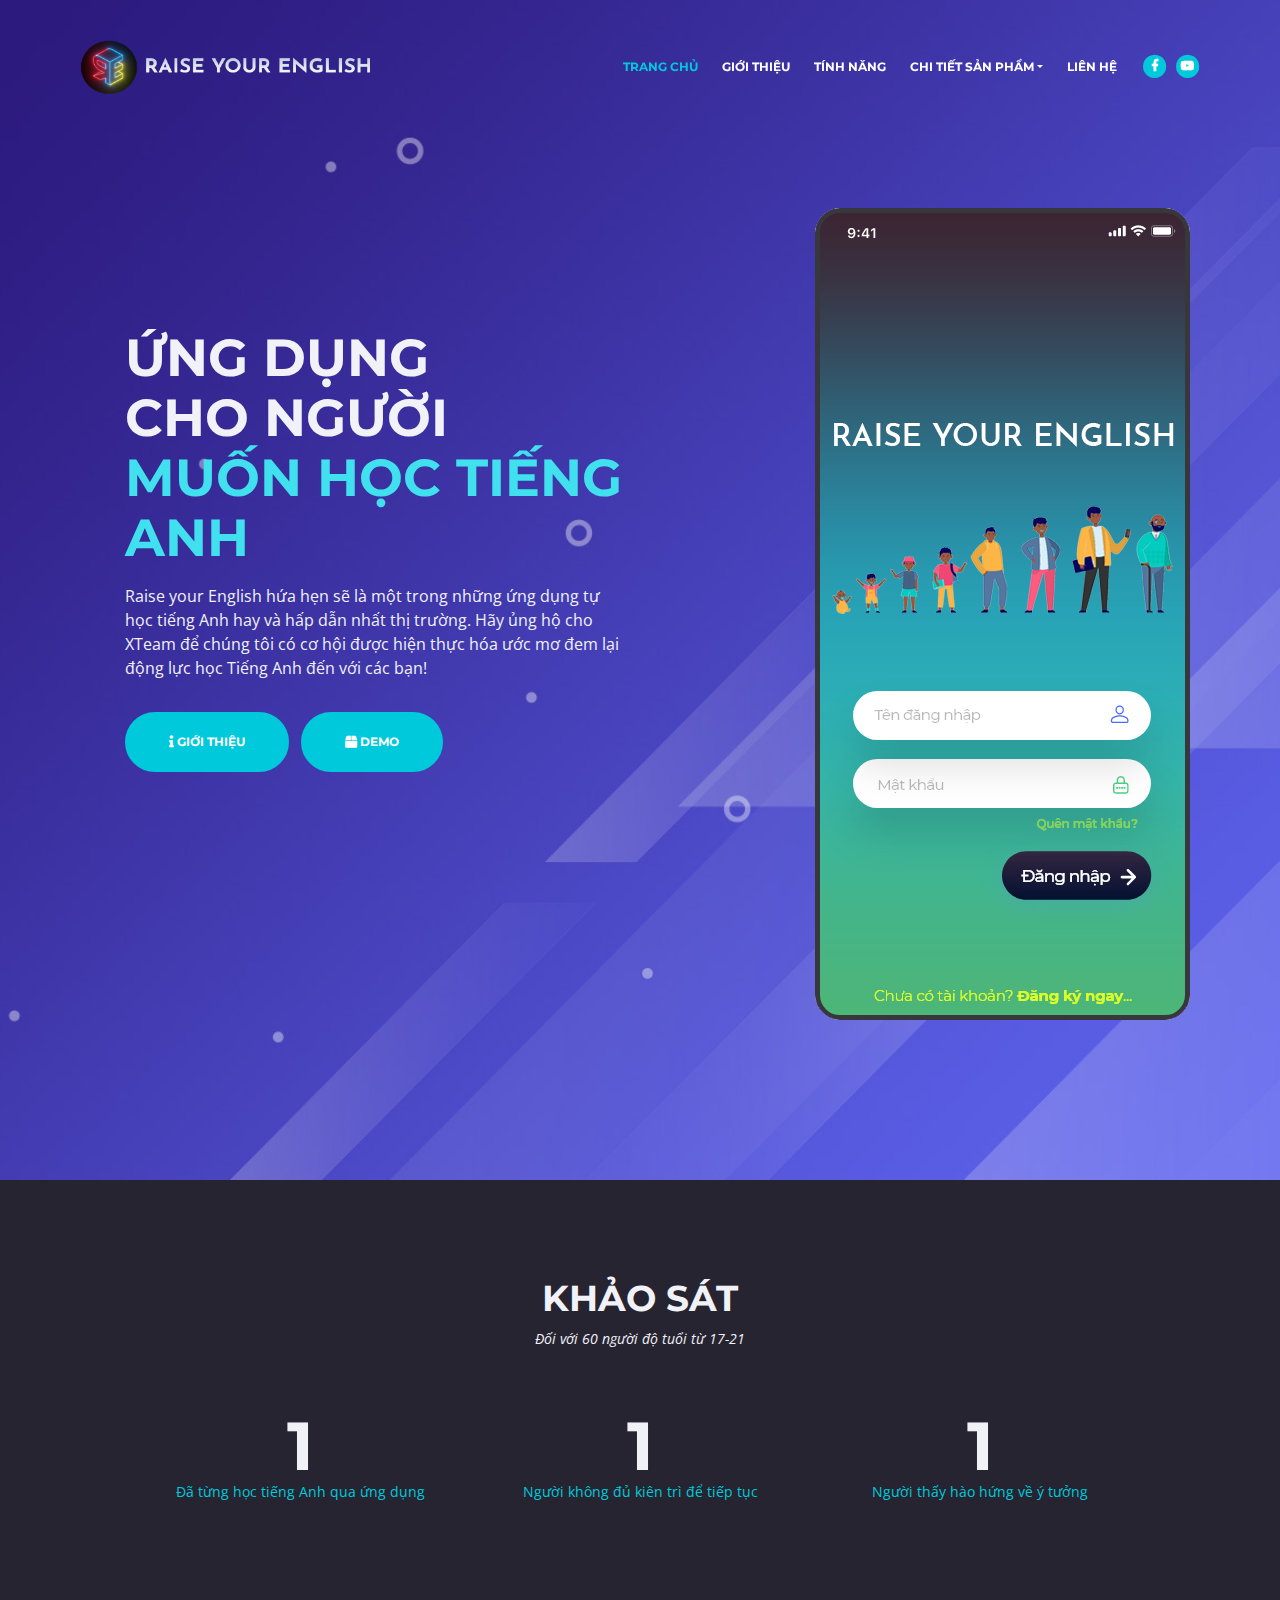
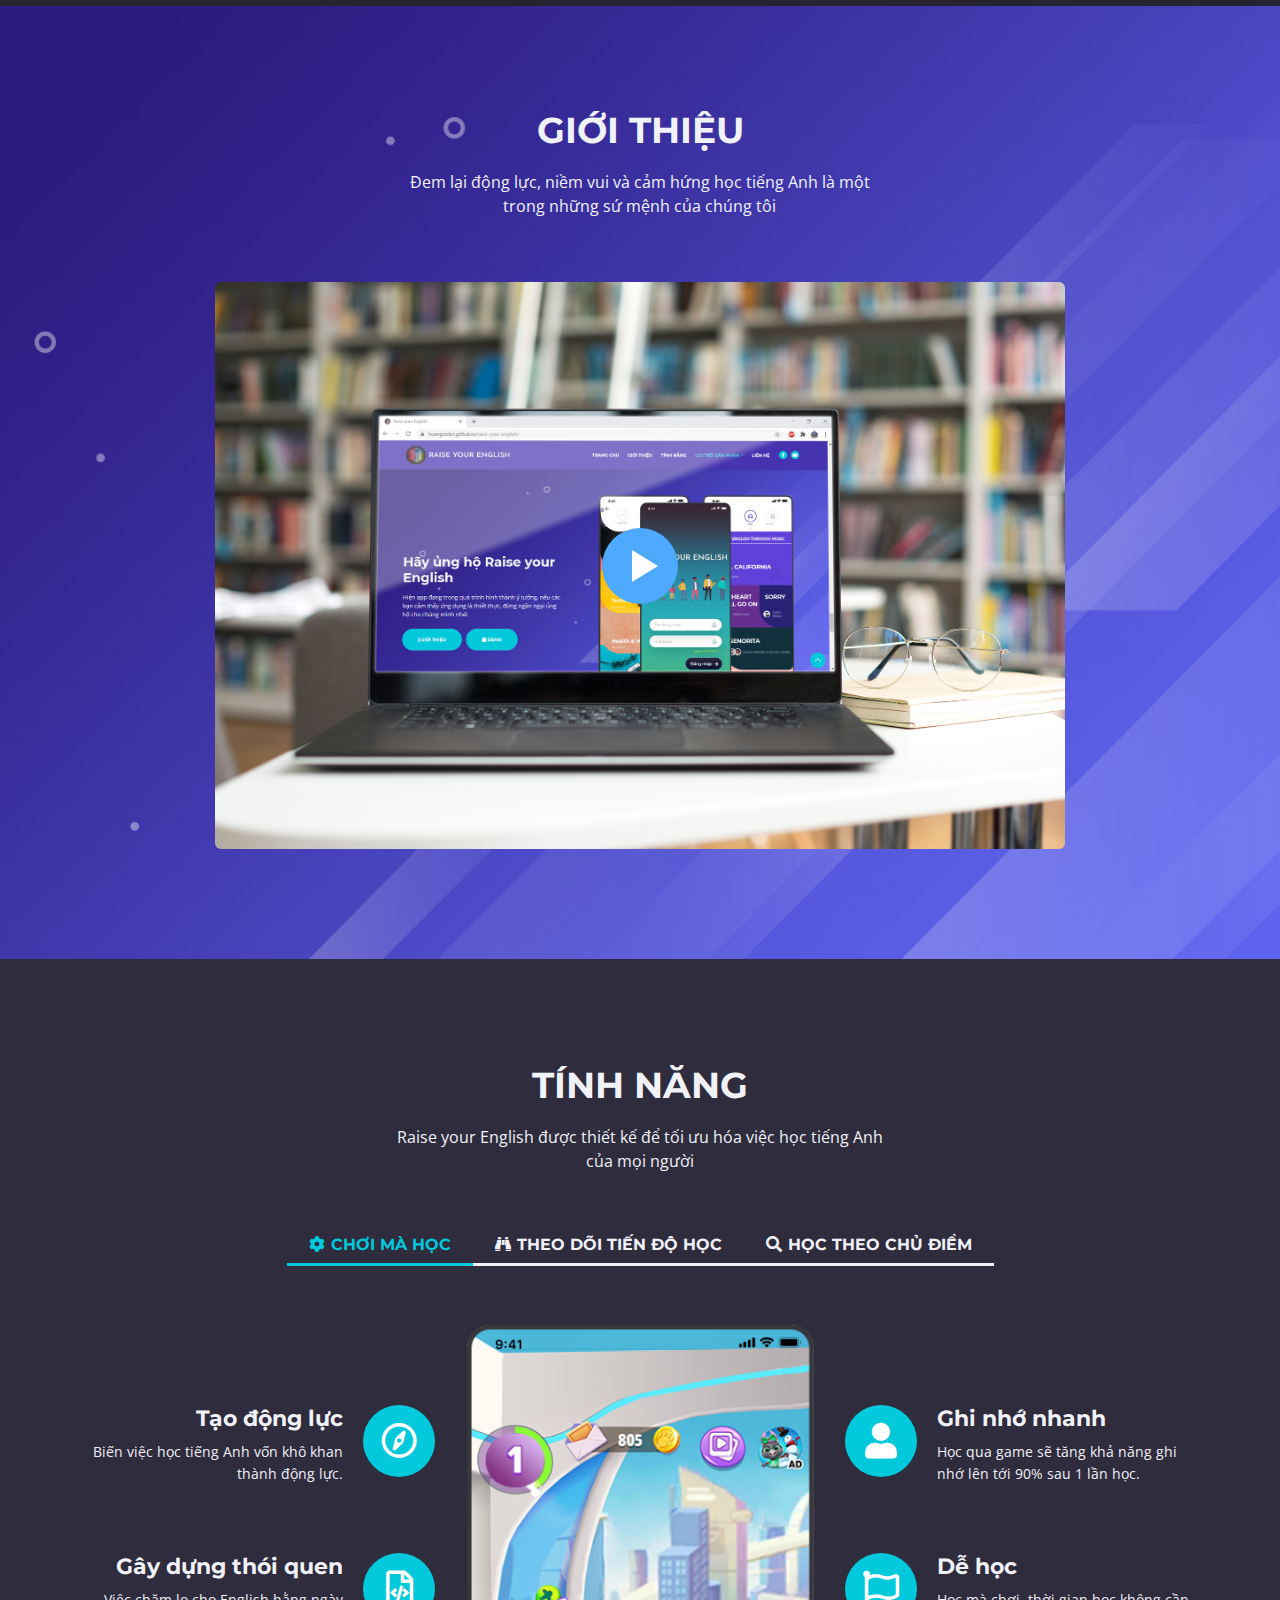
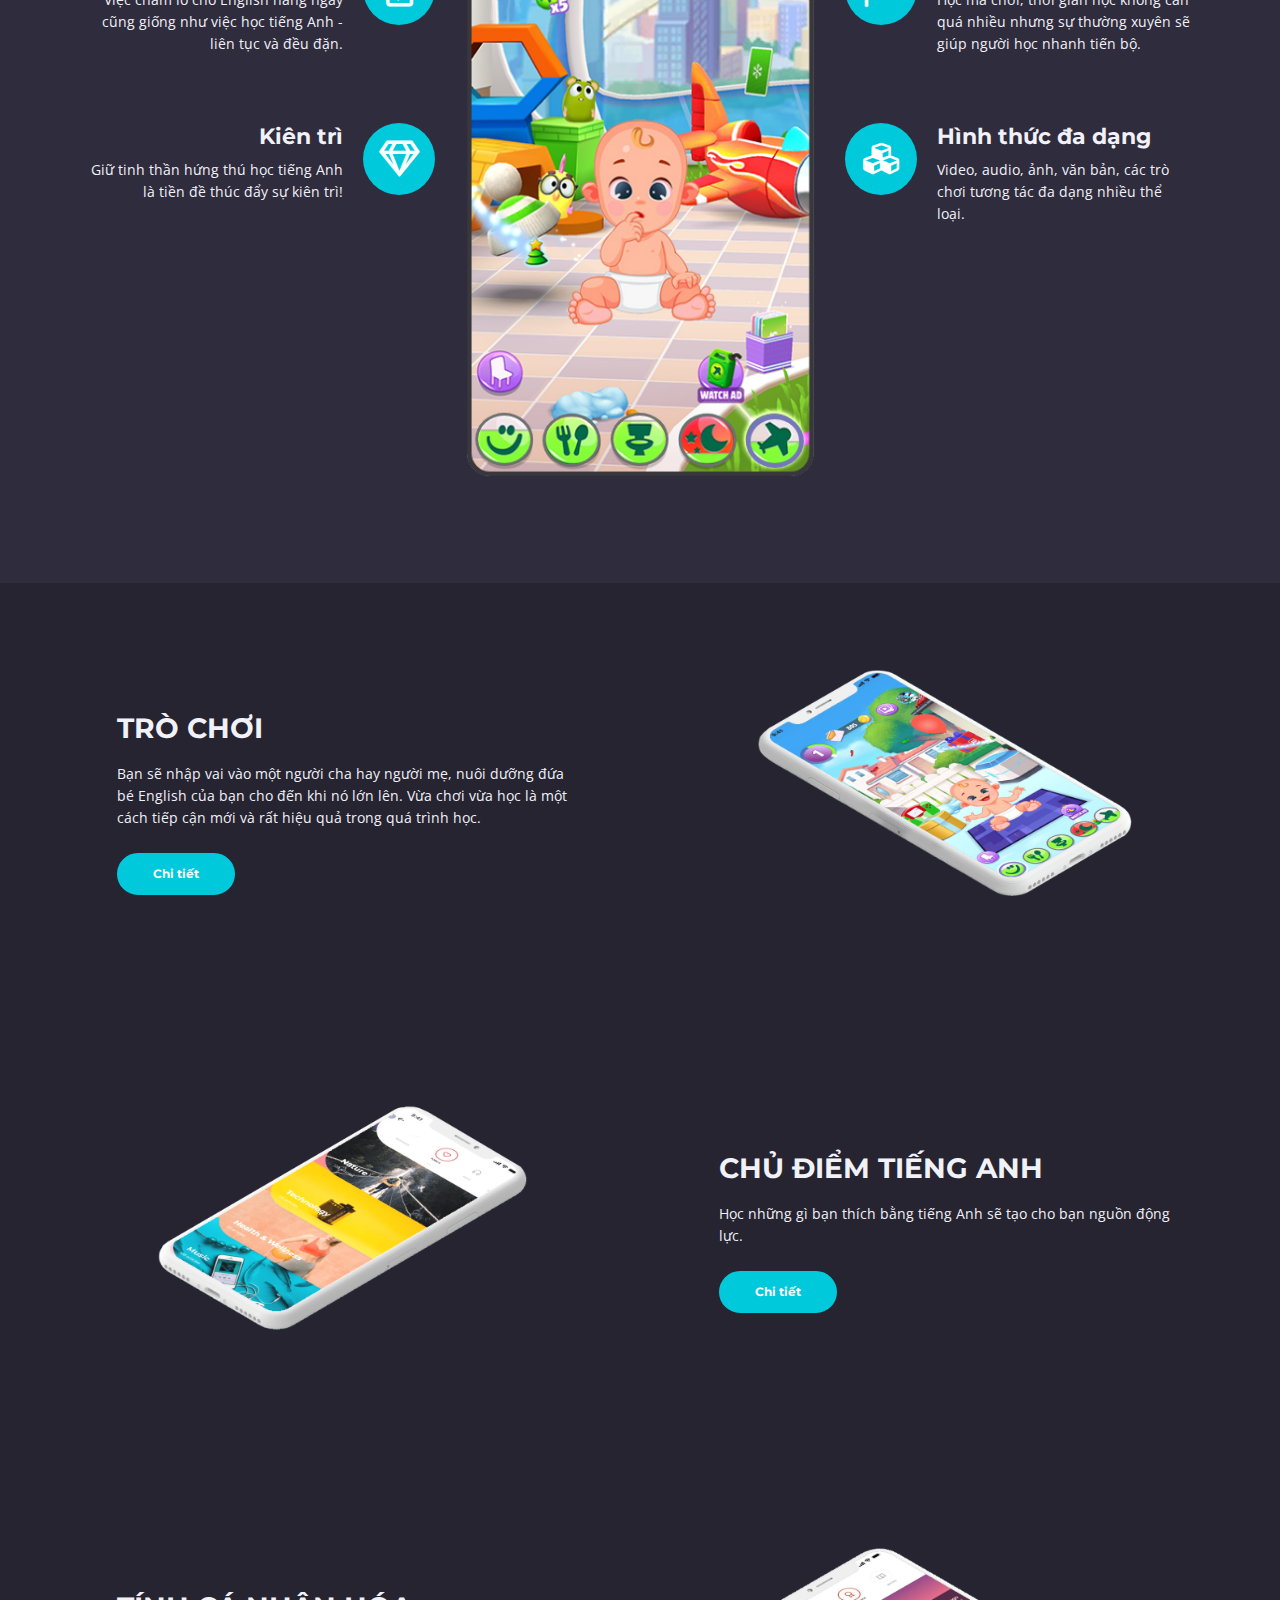
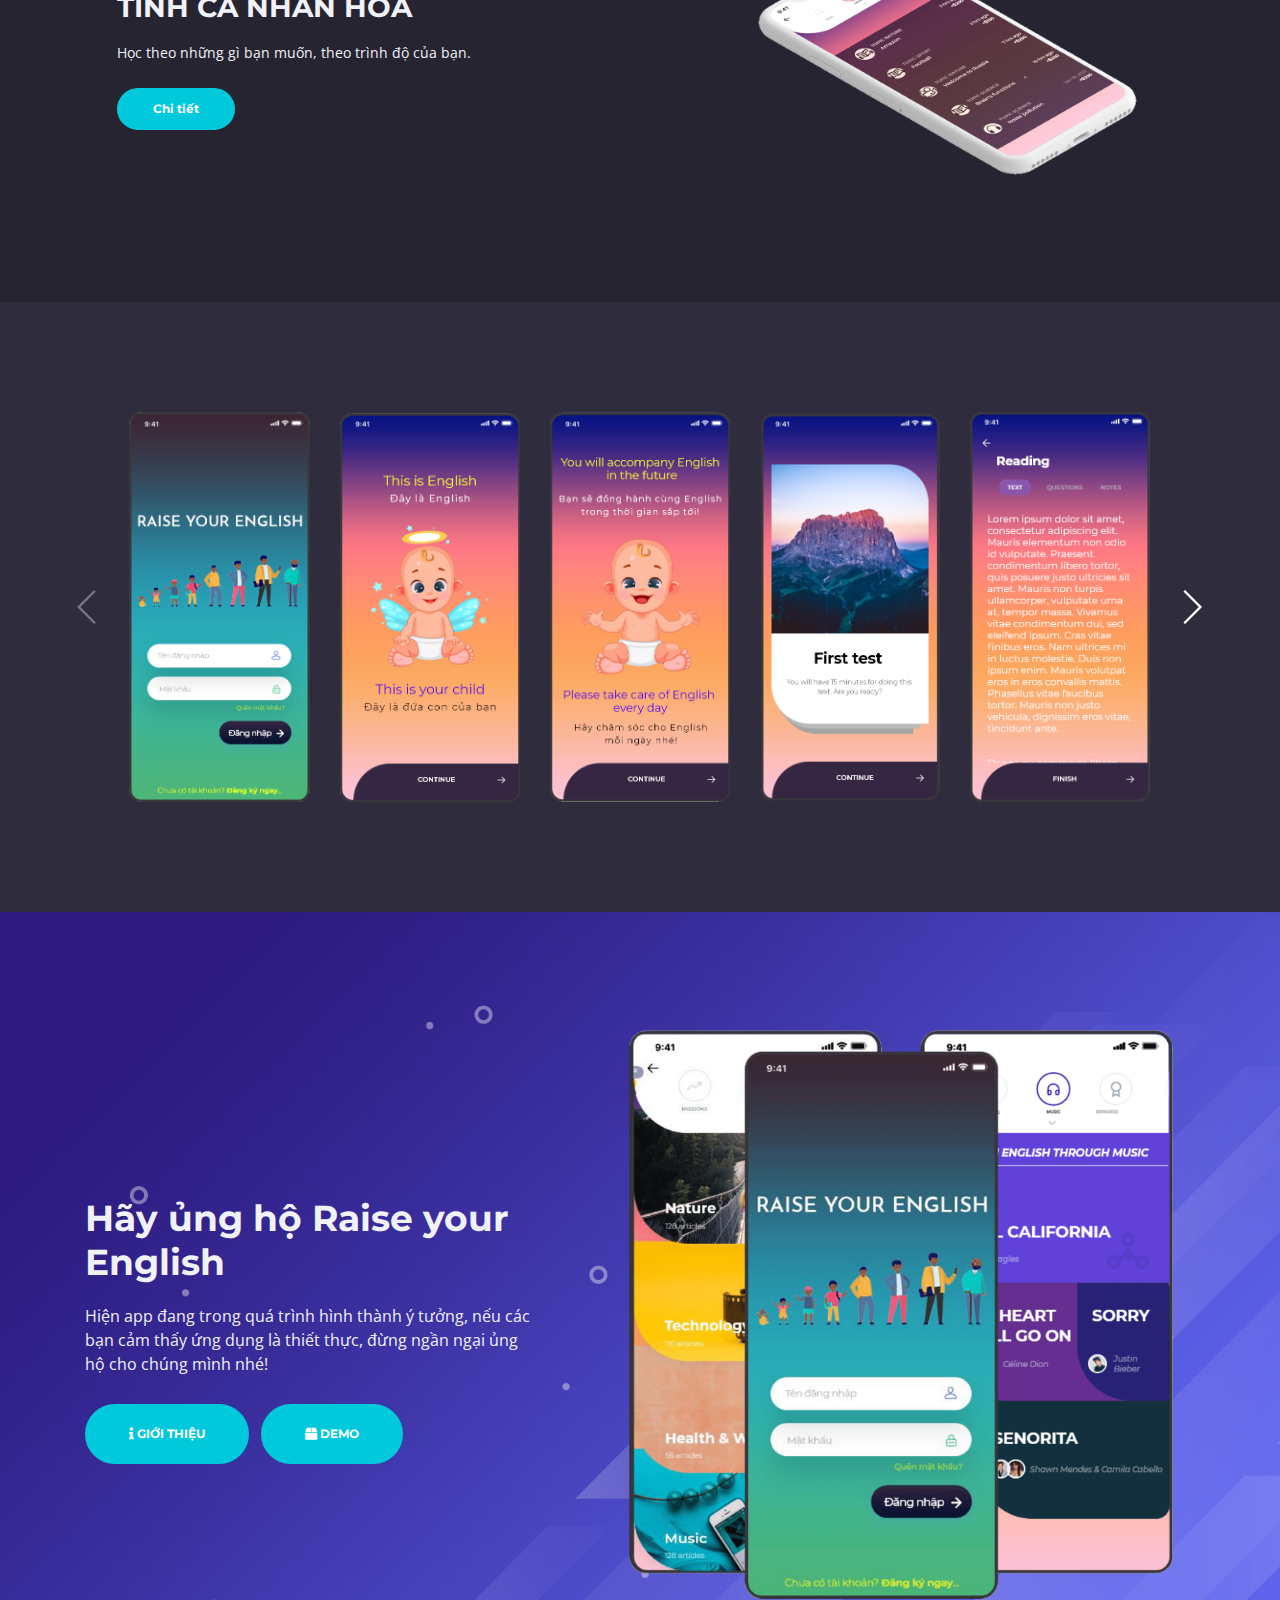
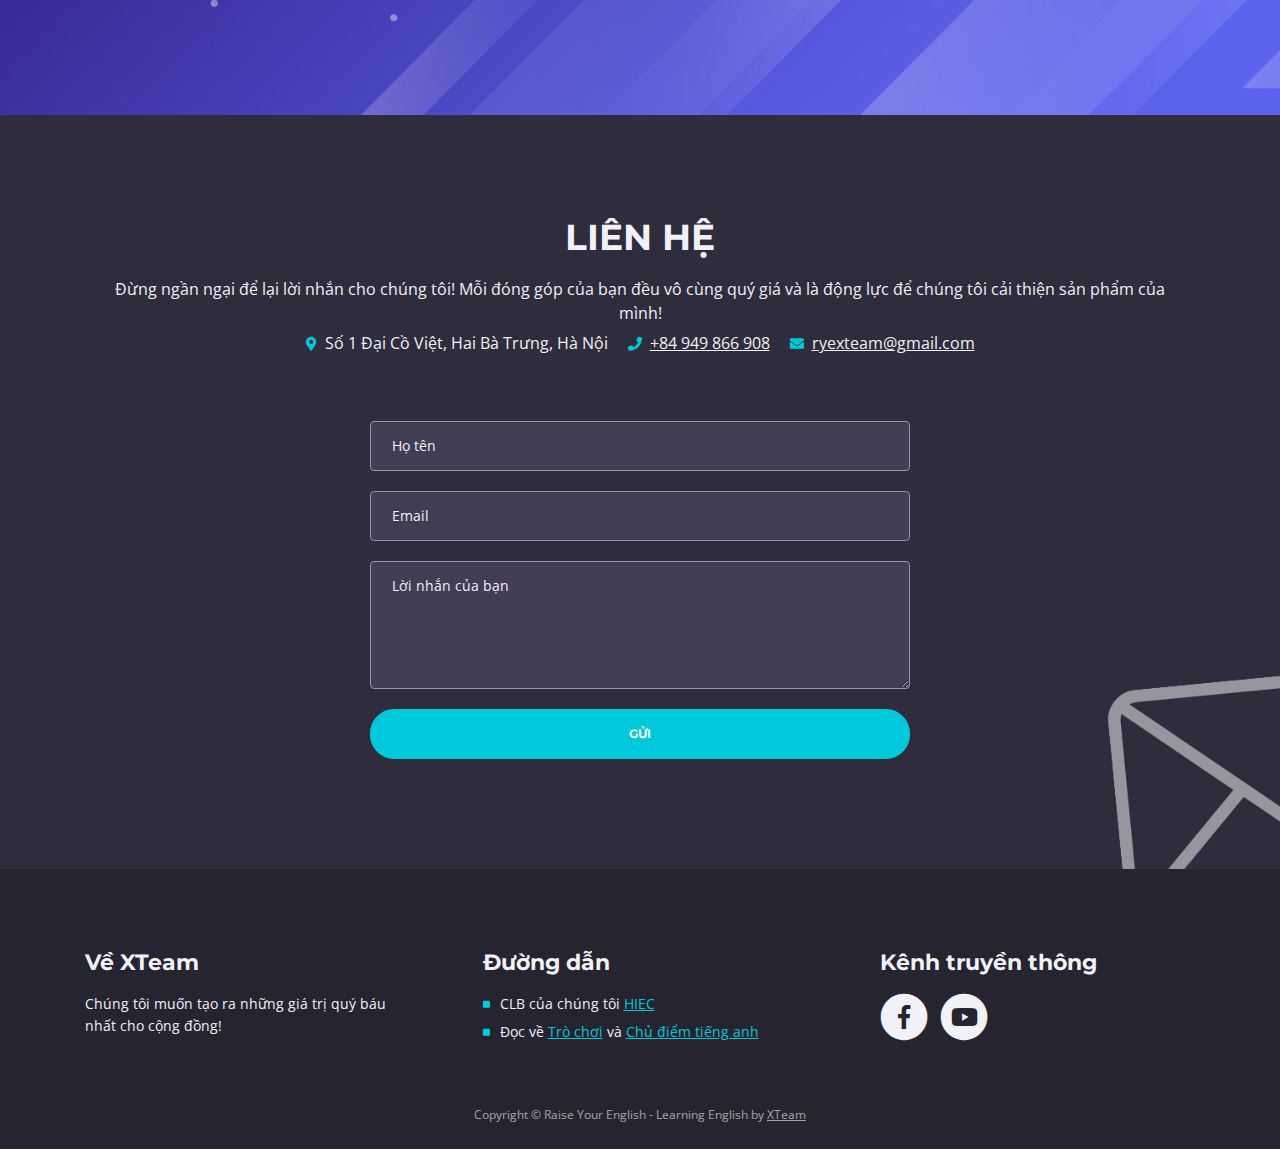
<file: index.html>
<!DOCTYPE html>
<html lang="en">
<head>
    <meta charset="utf-8">
    <meta name="viewport" content="width=device-width, initial-scale=1, shrink-to-fit=no">
    
    <!-- SEO Meta Tags -->
    <meta name="description" content="Ứng dụng học tiếng Anh qua trò chơi tương tác Raise your English">
    <meta name="author" content="XTeam">

    <!-- OG Meta Tags to improve the way the post looks when you share the page on LinkedIn, Facebook, Google+ -->
	<meta property="og:site_name" content="Raise your English" /> <!-- website name -->
	<meta property="og:site" content="" /> <!-- website link -->
	<meta property="og:title" content=""/> <!-- title shown in the actual shared post -->
	<meta property="og:description" content="" /> <!-- description shown in the actual shared post -->
	<meta property="og:image" content="" /> <!-- image link, make sure it's jpg -->
	<meta property="og:url" content="" /> <!-- where do you want your post to link to -->
	<meta property="og:type" content="article" />

    <!-- Website Title -->
    <title>Raise your English</title>
    
    <!-- Styles -->
    <link href="https://fonts.googleapis.com/css?family=Montserrat:400,600,700" rel="stylesheet">
    <link href="https://fonts.googleapis.com/css?family=Open+Sans:400,400i,700,700i" rel="stylesheet">
    <link href="css/bootstrap.css" rel="stylesheet">
    <link href="css/fontawesome-all.css" rel="stylesheet">
    <link href="css/swiper.css" rel="stylesheet">
	<link href="css/magnific-popup.css" rel="stylesheet">
	<link href="css/styles.css" rel="stylesheet">
	
	<!-- Favicon  -->
    <link rel="icon" href="images/favicon.png">
    </head>
<body data-spy="scroll" data-target=".fixed-top">
    
    <!-- Preloader -->
	<div class="spinner-wrapper">
        <div class="spinner">
            <div class="bounce1"></div>
            <div class="bounce2"></div>
            <div class="bounce3"></div>
        </div>
    </div>
    <!-- end of preloader -->
    

    <!-- Navbar -->
    <nav class="navbar navbar-expand-md navbar-dark navbar-custom fixed-top">
        <!-- Text Logo - Use this if you don't have a graphic logo 
         <a class="navbar-brand logo-text page-scroll" href="index.html">LEbX</a> --> 

        <!-- Image Logo -->
        <a class="navbar-brand logo-image" href="index.html"><img src="images/logo.png" alt="alternative"></a> 
        
        <!-- Mobile Menu Toggle Button -->
        <button class="navbar-toggler" type="button" data-toggle="collapse" data-target="#navbarsExampleDefault" aria-controls="navbarsExampleDefault" aria-expanded="false" aria-label="Toggle navigation">
            <span class="navbar-toggler-awesome fas fa-bars"></span>
            <span class="navbar-toggler-awesome fas fa-times"></span>
        </button>
        <!-- end of mobile menu toggle button -->

        <div class="collapse navbar-collapse" id="navbarsExampleDefault">
            <ul class="navbar-nav ml-auto">
                <li class="nav-item">
                    <a class="nav-link page-scroll" href="#header">TRANG CHỦ<span class="sr-only">(current)</span></a>
                </li>
                <li class="nav-item">
                    <a class="nav-link page-scroll" href="#preview">GIỚI THIỆU</a>
                </li>
                <li class="nav-item">
                    <a class="nav-link page-scroll" href="#features">TÍNH NĂNG</a>
                </li>

                <!-- Dropdown Menu -->          
                <li class="nav-item dropdown">
                    <a class="nav-link dropdown-toggle page-scroll" href="#details" id="navbarDropdown" role="button" aria-haspopup="true" aria-expanded="false">CHI TIẾT SẢN PHẨM</a>
                    <div class="dropdown-menu" aria-labelledby="navbarDropdown">
                        <a class="dropdown-item" href="tro-choi.html"><span class="item-text">TRÒ CHƠI</span></a>
                        <div class="dropdown-items-divide-hr"></div>
                        <a class="dropdown-item" href="chu-diem-tieng-anh.html"><span class="item-text">CHỦ ĐIỂM TIẾNG ANH</span></a>
                        <div class="dropdown-items-divide-hr"></div>
                        <a class="dropdown-item" href="tinh-ca-nhan-hoa.html"><span class="item-text">TÍNH CÁ NHÂN HÓA</span></a>
                    </div>
                </li>
                <!-- end of dropdown menu -->

                <li class="nav-item">
                    <a class="nav-link page-scroll" href="#contact">LIÊN HỆ</a>
                </li>
            </ul>
            <span class="nav-item social-icons">
                <span class="fa-stack">
                    <a href="https://www.facebook.com/Raise-Your-English-104075271602316/" target="_blank">
                        <i class="fas fa-circle fa-stack-2x"></i>
                        <i class="fab fa-facebook-f fa-stack-1x"></i>
                    </a>
                </span>
                <span class="fa-stack">
                    <a href="https://www.youtube.com/channel/UCDd2OL5zmUpIfPQpwCv41jQ" target="_blank">
                        <i class="fas fa-circle fa-stack-2x"></i>
                        <i class="fab fa-youtube fa-stack-1x"></i>
                    </a>
                </span>
            </span>
        </div>
    </nav> <!-- end of navbar -->
    <!-- end of navbar -->


    <!-- Header -->
    <header id="header" class="header">
        <div class="header-content">
            <div class="container">
                <div class="row">
                    <div class="col-lg-6">
                        <div class="text-container">
                            <h1>ỨNG DỤNG <br>CHO NGƯỜI <span id="js-rotating"> MUỐN HỌC TIẾNG ANH, CHÁN HỌC TIẾNG ANH, MẤT ĐỘNG LỰC HỌC TIẾNG ANH</span></h1>
                            <p class="p-large">Raise your English hứa hẹn sẽ là một trong những ứng dụng tự học tiếng Anh hay và hấp dẫn nhất thị trường. Hãy ủng hộ cho XTeam để chúng tôi có cơ hội được hiện thực hóa ước mơ đem lại động lực học Tiếng Anh đến với các bạn!</p>
                            <a class="btn-solid-lg page-scroll" href="#preview"><i class="fas fa-info"></i> GIỚI THIỆU</a>
                            <a class="btn-solid-lg page-scroll" href="https://xd.adobe.com/view/f9989f2f-a21f-4c59-87bb-95961f4baa84-accb/?fullscreen&hints=off" target="_blank"><i class="fas fa-box"></i> DEMO</a>
                        </div>
                    </div> <!-- end of col -->
                    <div class="col-lg-6">
                        <div class="image-container">
                            <img class="img-fluid" src="images/app_images/1.png" alt="alternative">
                        </div> <!-- end of image-container -->
                    </div> <!-- end of col -->
                </div> <!-- end of row -->
            </div> <!-- end of container -->
        </div> <!-- end of header-content -->
    </header> <!-- end of header -->
    <!-- end of header -->


    <!-- Người cảm thấy khó khăn trong việc học tiếng Anh / phần cũ là Testimonials
    <div id="testimonials" class="slider-1">
        <div class="container">
            <div class="row">
                <div class="col-lg-12">

                            <h2 style="font-size: 26px"><center>Cảm nhận của những người bất lực trong việc học tiếng Anh</center></h2>
                            <br>-->

                    <!-- Card Slider 
                    <div class="slider-container">
                        <div class="swiper-container card-slider">
                            <div class="swiper-wrapper">-->
                                
                                <!-- Slide 
                                <div class="swiper-slide">
                                    <div class="card">
                                        <img class="card-image" src="images/testimonial-1.jpg" alt="alternative">
                                        <div class="card-body">
                                            <p class="testimonial-text">Quan điểm người học</p>
                                            <p class="testimonial-author">Nguyễn Văn A - K64 - Đại học Bách Khoa Hà Nội</p>
                                        </div>
                                    </div>
                                </div> --><!-- end of swiper-slide -->
                                <!-- end of slide -->
        
                                <!-- Slide 
                                <div class="swiper-slide">
                                    <div class="card">
                                        <img class="card-image" src="images/testimonial-2.jpg" alt="alternative">
                                        <div class="card-body">
                                            <p class="testimonial-text">Quan điểm người học</p>
                                            <p class="testimonial-author">Nguyễn Văn B - K64 - Đại học Bách Khoa Hà Nội</p>
                                        </div>
                                    </div>        
                                </div> --><!-- end of swiper-slide -->
                                <!-- end of slide -->
        
                                <!-- Slide 
                                <div class="swiper-slide">
                                    <div class="card">
                                        <img class="card-image" src="images/testimonial-3.jpg" alt="alternative">
                                        <div class="card-body">
                                            <p class="testimonial-text">Quan điểm người học</p>
                                            <p class="testimonial-author">Nguyễn Văn C - K64 - Đại học Bách Khoa Hà Nội</p>
                                        </div>
                                    </div>        
                                </div> --><!-- end of swiper-slide -->
                                <!-- end of slide -->
        
                                <!-- Slide 
                                <div class="swiper-slide">
                                    <div class="card">
                                        <img class="card-image" src="images/testimonial-4.jpg" alt="alternative">
                                        <div class="card-body">
                                            <p class="testimonial-text">Quan điểm người học</p>
                                            <p class="testimonial-author">Nguyễn Văn D - K64 - Đại học Bách Khoa Hà Nội</p>
                                        </div>
                                    </div>
                                </div> --><!-- end of swiper-slide -->
                                <!-- end of slide -->
        
                                <!-- Slide 
                                <div class="swiper-slide">
                                    <div class="card">
                                        <img class="card-image" src="images/testimonial-5.jpg" alt="alternative">
                                        <div class="card-body">
                                            <p class="testimonial-text">Quan điểm người học</p>
                                            <p class="testimonial-author">Nguyễn Văn D - K64 - Đại học Bách Khoa Hà Nội</p>
                                        </div>
                                    </div>        
                                </div> --><!-- end of swiper-slide -->
                                <!-- end of slide -->
        
                                <!-- Slide 
                                <div class="swiper-slide">
                                    <div class="card">
                                        <img class="card-image" src="images/testimonial-6.jpg" alt="alternative">
                                        <div class="card-body">
                                            <p class="testimonial-text">Quan điểm người học</p>
                                            <p class="testimonial-author">Nguyễn Văn D - K64 - Đại học Bách Khoa Hà Nội</p>
                                        </div>
                                    </div>        
                                </div> --><!-- end of swiper-slide -->
                                <!-- end of slide -->
                            
                        <!-- </div>  end of swiper-wrapper -->
        
                            <!-- Add Arrows 
                            <div class="swiper-button-next"></div>
                            <div class="swiper-button-prev"></div>
                             end of add arrows -->
        
                       <!-- </div>  end of swiper-container 
                    </div> --><!-- end of slider-container -->
                    <!-- end of card slider -->

                <!--</div>  end of col 
            </div> --><!-- end of row 
        </div> --><!-- end of container 
    </div> --><!-- end of slider-1 -->
    <!-- end of testimonials -->
    
    <!--market research -->
    <div class="counter">
        <div class="container">
            <div class="row">
                <div class="col-lg-12">
                        <h2><center>KHẢO SÁT</center></h2>
                        <p><em>Đối với 60 người độ tuổi từ 17-21</em></p>       
                        <br></br>
                    <!-- Counter -->
                    <div id="counter">
                        <div class="cell">
                            <div class="counter-value number-count" data-count="56">1</div>
                            <p class="counter-info">Đã từng học tiếng Anh qua ứng dụng</p>
                        </div>
                        <div class="cell">
                            <div class="counter-value number-count" data-count="46">1</div>
                            <p class="counter-info">Người không đủ kiên trì để tiếp tục</p>
                        </div>
                        <div class="cell">
                            <div class="counter-value number-count" data-count="58">1</div>
                            <p class="counter-info">Người thấy hào hứng về ý tưởng</p>
                        </div>
                    </div>
                    <!-- end of counter -->
                    
                </div> <!-- end of col -->
            </div> <!-- end of row -->
        </div> <!-- end of container -->
    </div> <!-- end of counter -->
    <!-- end of market research -->


    <!-- Video -->
    <div id="preview" class="basic-1">
        <div class="container">
            <div class="row">
                <div class="col-lg-12">
                    <h2>GIỚI THIỆU</h2>
                    <div class="p-heading p-large">Đem lại động lực, niềm vui và cảm hứng học tiếng Anh là một trong những sứ mệnh của chúng tôi</div>
                </div> <!-- end of col -->
            </div> <!-- end of row -->
            <div class="row">
                <div class="col-lg-12">

                    <!-- Video Preview -->
                    <div class="image-container">
                        <div class="video-wrapper">
                            <a class="popup-youtube" href="https://www.youtube.com/watch?fbclid=IwAR0_lzC-l7BmDcy1_shR1gqWiDc4rMDWTmWGfrtx8xn6a4aSAMeSZg4lSbY&v=ri6Dxyff67Q&feature=youtu.be" data-effect="fadeIn">
                                <img class="img-fluid" src="images/video-frame.png" alt="alternative">
                                <span class="video-play-button">
                                    <span></span>
                                </span>
                            </a>
                        </div> <!-- end of video-wrapper -->
                    </div> <!-- end of image-container -->
                    <!-- end of video preview -->

                </div> <!-- end of col -->
            </div> <!-- end of row -->
        </div> <!-- end of container -->
    </div> <!-- end of basic-1 -->
    <!-- end of video -->

    <!-- Tính năng - Features -->
    <div id="features" class="tabs">
        <div class="container">
            <div class="row">
                <div class="col-lg-12">
                    <h2>TÍNH NĂNG</h2>
                    <div class="p-heading p-large">Raise your English được thiết kế để tối ưu hóa việc học tiếng Anh của mọi người</div>
                </div> <!-- end of col -->
            </div> <!-- end of row -->
            <div class="row">

                <!-- Tabs Links -->
                <ul class="nav nav-tabs" id="lenoTabs" role="tablist">
                    <li class="nav-item">
                        <a class="nav-link active" id="nav-tab-1" data-toggle="tab" href="#tab-1" role="tab" aria-controls="tab-1" aria-selected="true"><i class="fas fa-cog"></i>CHƠI MÀ HỌC</a>
                    </li>
                    <li class="nav-item">
                        <a class="nav-link" id="nav-tab-2" data-toggle="tab" href="#tab-2" role="tab" aria-controls="tab-2" aria-selected="false"><i class="fas fa-binoculars"></i>THEO DÕI TIẾN ĐỘ HỌC</a>
                    </li>
                    <li class="nav-item">
                        <a class="nav-link" id="nav-tab-3" data-toggle="tab" href="#tab-3" role="tab" aria-controls="tab-3" aria-selected="false"><i class="fas fa-search"></i>HỌC THEO CHỦ ĐIỂM</a>
                    </li>
                </ul>
                <!-- end of tabs links -->


                <!-- Tabs Content-->
                <div class="tab-content" id="lenoTabsContent">
                    
                    <!-- Tab -->
                    <div class="tab-pane fade show active" id="tab-1" role="tabpanel" aria-labelledby="tab-1">
                        <div class="container">
                            <div class="row">
                                
                                <!-- Icon Cards Pane -->
                                <div class="col-lg-4">
                                    <div class="card left-pane first">
                                        <div class="card-body">
                                            <div class="text-wrapper">
                                                <h4 class="card-title">Tạo động lực</h4>
                                                <p>Biến việc học tiếng Anh vốn khô khan thành động lực.</p>
                                            </div>
                                            <div class="card-icon">
                                                <i class="far fa-compass"></i>
                                            </div>
                                        </div>
                                    </div>
                                    <div class="card left-pane">
                                        <div class="card-body">
                                            <div class="text-wrapper">
                                                <h4 class="card-title">Gây dựng thói quen</h4>
                                                <p>Việc chăm lo cho English hằng ngày cũng giống như việc học tiếng Anh - liên tục và đều đặn.</p>
                                            </div>
                                            <div class="card-icon">
                                                <i class="far fa-file-code"></i>
                                            </div>
                                        </div>
                                    </div>
                                    <div class="card left-pane">
                                        <div class="card-body">
                                            <div class="text-wrapper">
                                                <h4 class="card-title">Kiên trì</h4>
                                                <p>Giữ tinh thần hứng thú học tiếng Anh là tiền đề thúc đẩy sự kiên trì!</p>
                                            </div>
                                            <div class="card-icon">
                                                <i class="far fa-gem"></i>
                                            </div>
                                        </div>
                                    </div>
                                </div>
                                <!-- end of icon cards pane -->

                                <!-- Image Pane -->
                                <div class="col-lg-4">
                                    <img class="img-fluid" src="images/app_images/13.png" alt="alternative">
                                </div>
                                <!-- end of image pane -->
                                
                                <!-- Icon Cards Pane -->
                                <div class="col-lg-4">
                                    <div class="card right-pane first">
                                        <div class="card-body">
                                            <div class="card-icon">
                                                <i class="fas fa-user"></i>
                                            </div>
                                            <div class="text-wrapper">
                                                <h4 class="card-title">Ghi nhớ nhanh</h4>
                                                <p>Học qua game sẽ tăng khả năng ghi nhớ lên tới 90% sau 1 lần học.</p>
                                            </div>
                                        </div>
                                    </div>
                                    <div class="card right-pane">
                                        <div class="card-body">
                                            <div class="card-icon">
                                                <i class="far fa-flag"></i>
                                            </div>
                                            <div class="text-wrapper">
                                                <h4 class="card-title">Dễ học</h4>
                                                <p>Học mà chơi, thời gian học không cần quá nhiều nhưng sự thường xuyên sẽ giúp người học nhanh tiến bộ.</p>
                                            </div>
                                        </div>
                                    </div>
                                    <div class="card right-pane">
                                        <div class="card-body">
                                            <div class="card-icon">
                                                <i class="fas fa-cubes"></i>
                                            </div>
                                            <div class="text-wrapper">
                                                <h4 class="card-title">Hình thức đa dạng</h4>
                                                <p>Video, audio, ảnh, văn bản, các trò chơi tương tác đa dạng nhiều thể loại.</p>
                                            </div>
                                        </div>
                                    </div>
                                </div>
                                <!-- end of icon cards pane -->

                            </div> <!-- end of row -->
                        </div> <!-- end of container -->
                    </div> <!-- end of tab-pane -->
                    <!-- end of tab -->

                    <!-- Tab -->
                    <div class="tab-pane fade" id="tab-2" role="tabpanel" aria-labelledby="tab-2">
                        <div class="container">
                            <div class="row">

                                <!-- Image Pane -->
                                <div class="col-md-4">
                                    <img class="img-fluid" src="images/app_images/14.png" alt="alternative">
                                </div>
                                <!-- end of image pane -->
                                
                                <!-- Text And Icon Cards Area -->
                                <div class="col-md-8">
                                    <div class="text-area">
                                        <h3>Tự động theo dõi trình độ tiếng Anh</h3>
                                        <p>Bạn có thể biết được khả năng tiếng Anh hiện tại của bản thân đến đâu thông qua bài test đầu vào hoàn toàn miễn phí. Trình độ tiếng Anh của bạn chính là độ tuổi của English. Chi tiết xem tại <a class="turquoise" href="tro-choi.html">Trò chơi</a>.</p>
                                    </div> <!-- end of text-area -->
                                    
                                    <div class="icon-cards-area">
                                            <div class="card">
                                                <div class="card-icon">
                                                    <i class="fas fa-calendar-check"></i>
                                                </div>
                                                <div class="card-body">
                                                    <h4 class="card-title">Độ tuổi của English</h4>
                                                    <p>Phản ánh trình độ tiếng Anh của bạn theo khung tham chiếu của bộ Giáo dục và Đào tạo.</p>
                                                </div>
                                            </div>
                                            <div class="card">
                                                <div class="card-icon">
                                                    <i class="far fa-bookmark"></i>
                                                </div>
                                                <div class="card-body">
                                                    <h4 class="card-title">Xem lại các bài đã học</h4>
                                                    <p>Không những để thấy bạn đã tiến bộ như thế nào, mà còn giúp bạn cải thiện những điểm yếu của mình.</p>
                                                </div>
                                            </div>
                                            <div class="card">
                                                <div class="card-icon">
                                                    <i class="far fa-calendar-check"></i>
                                                </div>
                                                <div class="card-body">
                                                    <h4 class="card-title">Đánh giá chuyên sâu</h4>
                                                    <p>Chúng tôi khuyến khích các bạn làm bài kiểm tra định kì bằng tất cả các hình thức: nghe, nói, đọc và viết.</p>
                                                </div>
                                            </div>
                                            <div class="card">
                                                <div class="card-icon">
                                                    <i class="far fa-eye"></i>
                                                </div>
                                                <div class="card-body">
                                                    <h4 class="card-title">Dễ theo dõi</h4>
                                                    <p>Tuổi của English phản ánh trình độ của bạn, chi tiết về trình độ tiếng Anh theo độ tuổi xem thêm tại <a class="turquoise" href="tro-choi.html">Trò chơi</a>.</p>
                                                </div>
                                            </div> 
                                    </div> <!-- end of icon cards area -->
                                </div> <!-- end of col-md-8 -->
                                <!-- end of text and icon cards area -->

                            </div> <!-- end of row -->
                        </div> <!-- end of container -->
                    </div> <!-- end of tab-pane -->
                    <!-- end of tab -->

                    <!-- Tab -->
                    <div class="tab-pane fade" id="tab-3" role="tabpanel" aria-labelledby="tab-3">
                        <div class="container">
                            <div class="row">

                                <!-- Text And Icon Cards Area -->
                                <div class="col-md-8">
                                    <div class="icon-cards-area">
                                        <div class="card">
                                            <div class="card-icon">
                                                <i class="fas fa-arrows-alt"></i>
                                            </div>
                                            <div class="card-body">
                                                <h4 class="card-title">Có định hướng</h4>
                                                <p>Việc học dàn trải kém hiệu quả sẽ không còn là nỗi lo của người học.</p>
                                            </div>
                                        </div>
                                        <div class="card">
                                            <div class="card-icon">
                                                <i class="fas fa-fighter-jet"></i>
                                            </div>
                                            <div class="card-body">
                                                <h4 class="card-title">Tạo cảm hứng</h4>
                                                <p>Học những gì mình thích là một trong những cách học hiệu quả nhất!</p>
                                            </div>
                                        </div>
                                        <div class="card">
                                            <div class="card-icon">
                                                <i class="fas fa-book-open"></i>
                                            </div>
                                            <div class="card-body">
                                                <h4 class="card-title">Nâng cao kiến thức</h4>
                                                <p>Vừa học tiếng, vừa mở rộng nền tảng kiến thức bản thân, đó là điều tuyệt vời mà Raise your English đem lại.</p>
                                            </div>
                                        </div>
                                        <div class="card">
                                            <div class="card-icon">
                                                <i class="far fa-bookmark"></i>
                                            </div>
                                            <div class="card-body">
                                                <h4 class="card-title">Đa dạng chủ điểm</h4>
                                                <p>Chúng tôi cung cấp cho các bạn bài học thuộc nhiều chủ điểm khác nhau như Khoa học, Công nghệ, Văn học, Điện ảnh, Âm nhạc,...</p>
                                            </div>
                                        </div>
                                    </div> <!-- end of icon cards area -->
                                    
                                    <div class="text-area">
                                        <h3>Tìm hiểu lĩnh vực yêu thích bằng tiếng Anh</h3>
                                        <p>Raise your English cung cấp cho mạng các bài học trên các chủ đề đa dạng thuộc nhiều lĩnh vực khác nhau. Chi tiết xem tại <a class="turquoise" href="chu-diem-tieng-anh.html"> Chủ điểm tiếng Anh</a>.</p>
                                    </div> <!-- end of text-area -->
                                </div> <!-- end of col-md-8 -->
                                <!-- end of text and icon cards area -->

                                <!-- Image Pane -->
                                <div class="col-md-4">
                                    <img class="img-fluid" src="images/app_images/17.png" alt="alternative">
                                </div>
                                <!-- end of image pane -->
                                    
                            </div> <!-- end of row -->
                        </div> <!-- end of container -->
                    </div><!-- end of tab-pane -->
                    <!-- end of tab -->

                </div> <!-- end of tab-content -->
                <!-- end of tabs content -->

            </div> <!-- end of row --> 
        </div> <!-- end of container --> 
    </div> <!-- end of tabs -->
    <!-- end of features -->

    <!-- Details 1 -->
    <div class="basic-3">
        <div class="second">
            <div class="container">
                <div class="row">
                    <div class="col-lg-6">
                        <div class="text-container">
                            <h3>TRÒ CHƠI</h3>
                            <p>Bạn sẽ nhập vai vào một người cha hay người mẹ, nuôi dưỡng đứa bé English của bạn cho đến khi nó lớn lên. Vừa chơi vừa học là một cách tiếp cận mới và rất hiệu quả trong quá trình học.</p>
                            <a class="btn-solid-reg popup-with-move-anim" href="#details-lightbox-1">Chi tiết</a>
                        </div> <!-- end of text-container -->
                    </div> <!-- end of col -->
                    <div class="col-lg-6">
                        <img class="img-fluid" src="images/app_images/tro_choi_detail.png" alt="alternative">
                    </div> <!-- end of col -->
                </div> <!-- end of row -->
            </div> <!-- end of container -->
        </div> <!-- end of second -->
    </div> <!-- end of basic-3 -->    
    <!-- end of details 1 -->


    <!-- Details 2 -->
    <div id="details" class="basic-2">
        <div class="container">
            <div class="row">
                <div class="col-lg-6">
                    <img class="img-fluid" src="images/app_images/chu_diem_detail.png" alt="alternative">
                </div> <!-- end of col -->
                <div class="col-lg-6">
                    <div class="text-container">
                        <h3>CHỦ ĐIỂM TIẾNG ANH</h3>
                        <p>Học những gì bạn thích bằng tiếng Anh sẽ tạo cho bạn nguồn động lực.</p>
                        <a class="btn-solid-reg popup-with-move-anim" href="#details-lightbox-2">Chi tiết</a>
                    </div> <!-- end of text-container -->
                </div> <!-- end of col -->
            </div> <!-- end of row -->
        </div> <!-- end of container -->
    </div> <!-- end of basic-2 -->
    <!-- end of details 2 -->


    <!-- Details 3 -->
    <div class="basic-3">
        <div class="second">
            <div class="container">
                <div class="row">
                    <div class="col-lg-6">
                        <div class="text-container">
                            <h3>TÍNH CÁ NHÂN HÓA</h3>
                            <p>Học theo những gì bạn muốn, theo trình độ của bạn.</p>
                            <a class="btn-solid-reg popup-with-move-anim" href="#details-lightbox-3">Chi tiết</a>
                        </div> <!-- end of text-container -->
                    </div> <!-- end of col -->
                    <div class="col-lg-6">
                        <img class="img-fluid" src="images/app_images/tinh_ca_nhan_hoa_detail.png" alt="alternative">
                    </div> <!-- end of col -->
                </div> <!-- end of row -->
            </div> <!-- end of container -->
        </div> <!-- end of second -->
    </div> <!-- end of basic-3 -->    
    <!-- end of details 3 -->


    <!-- Details Lightboxes -->

    
    <!-- Lightbox -->
    <div id="details-lightbox-1" class="lightbox-basic zoom-anim-dialog mfp-hide">
		<div class="row">
			<button title="Close (Esc)" type="button" class="mfp-close x-button">×</button>
			<div class="col-lg-6">
				<img class="img-fluid" src="images/app_images/10.png" alt="alternative">
			</div>
			<div class="col-lg-6">
				<h3>Trò chơi</h3>
				<hr>
                <p>Người học có thể trải nghiệm "niềm vui" trong trò chơi và học rất hiệu quả. "Trò chơi hóa việc học" sẽ là xu hướng của thời đại.</p>
                <p>Lợi ích của trò chơi trong việc học:</p>
				<table>
					<tr><td class="icon-cell"><i class="fas fa-hand-holding-heart"></i></td><td>Tăng sự thích thú</td></tr>
					<tr><td class="icon-cell"><i class="fas fa-home"></i></td><td>Quen thuộc</td></tr>
					<tr><td class="icon-cell"><i class="fas fa-calendar"></i></td><td>Tạo thói quen</td></tr>
				</table>
				<a class="btn-solid-reg" href="tro-choi.html">CHI TIẾT</a> <a class="btn-outline-reg mfp-close as-button" href="#details">QUAY LẠI</a>
			</div>
		</div> <!-- end of row -->
    </div> <!-- end of lightbox-basic -->
    <!-- end of lightbox -->


    <!-- Lightbox -->
    <div id="details-lightbox-2" class="lightbox-basic zoom-anim-dialog mfp-hide">
        <div class="row">
            <button title="Close (Esc)" type="button" class="mfp-close x-button">×</button>
            <div class="col-lg-6">
                <img class="img-fluid" src="images/app_images/17.png" alt="alternative">
            </div>
            <div class="col-lg-6">
                <h3>Chủ điểm tiếng Anh</h3>
                <hr>
                <p>Không phải ai cũng thích học theo cách mà người viết sách hay giáo trình thường nghĩ.</p>
                <h4>Tại sao chúng tôi lại chọn phương thức này?</h4>
                <p>Sau khi nghiên cứu và thử nghiệm, chúng tôi nhận ra rằng việc học tiếng Anh theo các môn học, lĩnh vực mà mình yêu thích sẽ tạo một cảm hứng học mạnh mẽ. Đây là một phương pháp rất hay giúp mỗi người tự học tiếng Anh hiệu quả.</p>
                <p>Các chủ điểm tiếng Anh có trong app:</p>
                <table>
                    <tr><td class="icon-cell"><i class="fas fa-flask"></i></td><td>Khoa học</td></tr>
                    <tr><td class="icon-cell"><i class="fas fa-music"></i></td><td>Âm nhạc</td></tr>
                    <tr><td class="icon-cell"><i class="fas fa-camera-retro"></i></td><td>Điện ảnh</td></tr>
                    <tr><td class="icon-cell"><i class="fas fa-envelope"></i></td><td>Văn học</td></tr>
                    <tr><td class="icon-cell"><i class="fas fa-history"></i></td><td>Lịch sử</td></tr>
                    <tr><td class="icon-cell"><i class="fas fa-code"></i></td><td>Công nghệ</td></tr>
                    <tr><td>...</td></tr>
                </table>
                <a class="btn-solid-reg" href="chu-diem-tieng-anh.html">CHI TIẾT</a> <a class="btn-outline-reg mfp-close as-button" href="#details">QUAY LẠI</a> 
            </div>
        </div> <!-- end of row -->
    </div> <!-- end of lightbox-basic -->
    <!-- end of lightbox -->


    <!-- Lightbox -->
    <div id="details-lightbox-3" class="lightbox-basic zoom-anim-dialog mfp-hide">
        <div class="row">
            <button title="Close (Esc)" type="button" class="mfp-close x-button">×</button>
            <div class="col-lg-6">
                <img class="img-fluid" src="images/app_images/18.png" alt="alternative">
            </div>
            <div class="col-lg-6">
                <h3>Tính cá nhân hóa</h3>
                <hr>
                <p>Một điều quan trọng khi học tiếng Anh là học đúng trình độ. Mỗi người sẽ có một trình độ tiếng Anh và khả năng tiếp nhận ngôn ngữ khác nhau nên khi học không phải ai cũng có thể theo được một giáo trình cụ thể</p>
                <h4>Đó là lí do tại sao...</h4>
                <p>Chúng tôi tạo ra một số lượng lớn và đa dạng các bài học, phù hợp với đa dạng trình độ.</p>
                <p>Trong app của chúng tôi, các bạn sẽ:</p>
                <table>
                    <tr><td class="icon-cell"><i class="fas fa-thumbs-up"></i></td><td>Học theo sở thích</td></tr>
                    <tr><td class="icon-cell"><i class="fas fa-heart"></i></td><td>Học theo năng lực</td></tr>
                    <tr><td class="icon-cell"><i class="fas fa-bullhorn"></i></td><td>Không bị gò bó bởi giáo trình cứng nhắc</td></tr>
                    <tr><td class="icon-cell"><i class="fas fa-male"></i></td><td>Học bằng đa giác quan</td></tr>
                </table>
                <a class="btn-solid-reg" href="tinh-ca-nhan-hoa.html">CHI TIẾT</a> <a class="btn-outline-reg mfp-close as-button" href="#details">QUAY LẠI</a>
            </div>
        </div> <!-- end of row -->
    </div> <!-- end of lightbox-basic -->
    <!-- end of lightbox -->
    <!-- end of details lightboxes -->


    <!-- Screenshots -->
    <div class="slider-2">
        <div class="container">
            <div class="row">
                <div class="col-lg-12">
                    
                    <!-- Image Slider -->
                    <div class="slider-container">
                        <div class="swiper-container image-slider">
                            <div class="swiper-wrapper">
                                
                                <!-- Slide -->
                                <div class="swiper-slide">
                                    <a href="images/app_images/1.png" class="popup-link" data-effect="fadeIn">
                                        <img class="img-fluid" src="images/app_images/1.png" alt="alternative">
                                    </a>
                                </div>
                                <!-- end of slide -->
                                
                                <!-- Slide -->
                                <div class="swiper-slide">
                                    <a href="images/app_images/2.png" class="popup-link" data-effect="fadeIn">
                                        <img class="img-fluid" src="images/app_images/2.png" alt="alternative">
                                    </a>
                                </div>
                                <!-- end of slide -->

                                <!-- Slide -->
                                <div class="swiper-slide">
                                    <a href="images/app_images/3.png" class="popup-link" data-effect="fadeIn">
                                        <img class="img-fluid" src="images/app_images/3.png" alt="alternative">
                                    </a>
                                </div>
                                <!-- end of slide -->

                                <!-- Slide -->
                                <div class="swiper-slide">
                                    <a href="images/app_images/4.png" class="popup-link" data-effect="fadeIn">
                                        <img class="img-fluid" src="images/app_images/4.png" alt="alternative">
                                    </a>
                                </div>
                                <!-- end of slide -->

                                <!-- Slide -->
                                <div class="swiper-slide">
                                    <a href="images/app_images/5.png" class="popup-link" data-effect="fadeIn">
                                        <img class="img-fluid" src="images/app_images/5.png" alt="alternative">
                                    </a>
                                </div>
                                <!-- end of slide -->
                                
                                <!-- Slide -->
                                <div class="swiper-slide">
                                    <a href="images/app_images/6.png" class="popup-link" data-effect="fadeIn">
                                        <img class="img-fluid" src="images/app_images/6.png" alt="alternative">
                                    </a>
                                </div>
                                <!-- end of slide -->

                                <!-- Slide -->
                                <div class="swiper-slide">
                                    <a href="images/app_images/7.png" class="popup-link" data-effect="fadeIn">
                                        <img class="img-fluid" src="images/app_images/7.png" alt="alternative">
                                    </a>
                                </div>
                                <!-- end of slide -->

                                <!-- Slide -->
                                <div class="swiper-slide">
                                    <a href="images/app_images/8.png" class="popup-link" data-effect="fadeIn">
                                        <img class="img-fluid" src="images/app_images/8.png" alt="alternative">
                                    </a>
                                </div>
                                <!-- end of slide -->

                                <!-- Slide -->
                                <div class="swiper-slide">
                                    <a href="images/app_images/9.png" class="popup-link" data-effect="fadeIn">
                                        <img class="img-fluid" src="images/app_images/9.png" alt="alternative">
                                    </a>
                                </div>
                                <!-- end of slide -->

                                <!-- Slide -->
                                <div class="swiper-slide">
                                    <a href="images/app_images/20.png" class="popup-link" data-effect="fadeIn">
                                        <img class="img-fluid" src="images/app_images/20.png" alt="alternative">
                                    </a>
                                </div>

                                <!-- Slide -->
                                <div class="swiper-slide">
                                    <a href="images/app_images/10.png" class="popup-link" data-effect="fadeIn">
                                        <img class="img-fluid" src="images/app_images/10.png" alt="alternative">
                                    </a>
                                </div>

                                <!-- Slide -->
                                <div class="swiper-slide">
                                    <a href="images/app_images/11.png" class="popup-link" data-effect="fadeIn">
                                        <img class="img-fluid" src="images/app_images/11.png" alt="alternative">
                                    </a>
                                </div>

                                <!-- Slide -->
                                <div class="swiper-slide">
                                    <a href="images/app_images/12.png" class="popup-link" data-effect="fadeIn">
                                        <img class="img-fluid" src="images/app_images/12.png" alt="alternative">
                                    </a>
                                </div>

                                <!-- Slide -->
                                <div class="swiper-slide">
                                    <a href="images/app_images/13.png" class="popup-link" data-effect="fadeIn">
                                        <img class="img-fluid" src="images/app_images/13.png" alt="alternative">
                                    </a>
                                </div>

                                <!-- Slide -->
                                <div class="swiper-slide">
                                    <a href="images/app_images/14.png" class="popup-link" data-effect="fadeIn">
                                        <img class="img-fluid" src="images/app_images/14.png" alt="alternative">
                                    </a>
                                </div>

                                <!-- Slide -->
                                <div class="swiper-slide">
                                    <a href="images/app_images/15.png" class="popup-link" data-effect="fadeIn">
                                        <img class="img-fluid" src="images/app_images/15.png" alt="alternative">
                                    </a>
                                </div>

                                <!-- Slide -->
                                <div class="swiper-slide">
                                    <a href="images/app_images/16.png" class="popup-link" data-effect="fadeIn">
                                        <img class="img-fluid" src="images/app_images/16.png" alt="alternative">
                                    </a>
                                </div>

                                <!-- Slide -->
                                <div class="swiper-slide">
                                    <a href="images/app_images/17.png" class="popup-link" data-effect="fadeIn">
                                        <img class="img-fluid" src="images/app_images/17.png" alt="alternative">
                                    </a>
                                </div>

                                <!-- Slide -->
                                <div class="swiper-slide">
                                    <a href="images/app_images/18.png" class="popup-link" data-effect="fadeIn">
                                        <img class="img-fluid" src="images/app_images/18.png" alt="alternative">
                                    </a>
                                </div>

                                <!-- Slide -->
                                <div class="swiper-slide">
                                    <a href="images/app_images/19.png" class="popup-link" data-effect="fadeIn">
                                        <img class="img-fluid" src="images/app_images/19.png" alt="alternative">
                                    </a>
                                </div>
                                <!-- end of slide -->
                                
                            </div> <!-- end of swiper-wrapper -->

                            <!-- Add Arrows -->
                            <div class="swiper-button-next"></div>
                            <div class="swiper-button-prev"></div>
                            <!-- end of add arrows -->

                        </div> <!-- end of swiper-container -->
                    </div> <!-- end of slider-container -->
                    <!-- end of image slider -->

                </div> <!-- end of col -->
            </div> <!-- end of row -->
        </div> <!-- end of container -->
    </div> <!-- end of slider-2 -->
    <!-- end of screenshots -->


    <!-- Download -->
    <div class="basic-4">
        <div class="container">
            <div class="row">
                <div class="col-lg-6 col-xl-5">
                    <div class="text-container">
                        <h2>Hãy ủng hộ <span class="blue">Raise your English</span></h2>
                        <p class="p-large">Hiện app đang trong quá trình hình thành ý tưởng, nếu các bạn cảm thấy ứng dụng là thiết thực, đừng ngần ngại ủng hộ cho chúng mình nhé! </p>
                        <a class="btn-solid-lg page-scroll" href="#preview"><i class="fas fa-info"></i> GIỚI THIỆU</a>
                        <a class="btn-solid-lg" href="https://xd.adobe.com/view/f9989f2f-a21f-4c59-87bb-95961f4baa84-accb/?fullscreen&hints=off" target="_blank"><i class="fas fa-box"></i> DEMO</a>
                    </div> <!-- end of text-container -->
                </div> <!-- end of col -->
                <div class="col-lg-6 col-xl-7">
                    <div class="image-container">
                        <img class="img-fluid" src="images/app_images/3-in-1.png" alt="alternative">
                    </div> <!-- end of img-container -->
                </div> <!-- end of col -->
            </div> <!-- end of row -->
        </div> <!-- end of container -->
    </div> <!-- end of basic-4 -->
    <!-- end of download -->


    <!-- Contact -->
    <div id="contact" class="form">
        <div class="container">
            <div class="row">
                <div class="col-lg-12">
                    <h2>LIÊN HỆ</h2>
                    <ul class="list-unstyled li-space-lg">
                        <li class="address">Đừng ngần ngại để lại lời nhắn cho chúng tôi! Mỗi đóng góp của bạn đều vô cùng quý giá và là động lực để chúng tôi cải thiện sản phẩm của mình!</li>
                        <li><i class="fas fa-map-marker-alt"></i>Số 1 Đại Cồ Việt, Hai Bà Trưng, Hà Nội</li>
                        <li><i class="fas fa-phone"></i><a class="blue" href="tel:+84949866908">+84 949 866 908</a></li>
                        <li><i class="fas fa-envelope"></i><a class="blue" href="mailto:office@leno.com">ryexteam@gmail.com</a></li>
                    </ul>
                </div> <!-- end of col -->
            </div> <!-- end of row -->
            <div class="row">
                <div class="col-lg-6 offset-lg-3">
                    
                    <!-- Contact Form -->
                    <form id="contactForm" data-toggle="validator" data-focus="false">
                        <div class="form-group">
                            <input type="text" class="form-control-input" id="cname" required>
                            <label class="label-control" for="cname">Họ tên</label>
                            <div class="help-block with-errors"></div>
                        </div>
                        <div class="form-group">
                            <input type="email" class="form-control-input" id="cemail" required>
                            <label class="label-control" for="cemail">Email</label>
                            <div class="help-block with-errors"></div>
                        </div>
                        <div class="form-group">
                            <textarea class="form-control-textarea" id="cmessage" required></textarea>
                            <label class="label-control" for="cmessage">Lời nhắn của bạn</label>
                            <div class="help-block with-errors"></div>
                        </div>
                        <!--
                        <div class="form-group checkbox">
                            <input type="checkbox" id="cterms" value="Agreed-to-Terms" required>Tôi sẵn sàng phản ánh đúng sự thật về <a href="tro-choi.html">Trò chơi</a> và <a href="chu-diem-tieng-anh.html">Các chủ điểm</a> 
                            <div class="help-block with-errors"></div>
                        </div>
                        -->
                        <div class="form-group">
                            <button type="submit" class="form-control-submit-button">GỬI</button>
                        </div>
                        <div class="form-message">
                            <div id="cmsgSubmit" class="h3 text-center hidden"></div>
                        </div>
                    </form>
                    <!-- end of contact form -->

                </div> <!-- end of col -->
            </div> <!-- end of row -->
        </div> <!-- end of container -->
    </div> <!-- end of form -->
    <!-- end of contact -->


    <!-- Footer -->
    <div class="footer">
        <div class="container">
            <div class="row">
                <div class="col-md-4">
                    <div class="footer-col">
                        <h4>Về XTeam</h4>
                        <p>Chúng tôi muốn tạo ra những giá trị quý báu nhất cho cộng đồng!</p>
                    </div>
                </div> <!-- end of col -->
                <div class="col-md-4">
                    <div class="footer-col middle">
                        <h4>Đường dẫn</h4>
                        <ul class="list-unstyled li-space-lg">
                            <li class="media">
                                <i class="fas fa-square"></i>
                                <div class="media-body">CLB của chúng tôi <a class="turquoise" href="https://www.facebook.com/hiec.vn" target="_blank">HIEC</a></div>
                            </li>
                            <li class="media">
                                <i class="fas fa-square"></i>
                                <div class="media-body">Đọc về <a class="turquoise" href="tro-choi.html">Trò chơi</a> và <a class="turquoise" href="chu-diem-tieng-anh.html">Chủ điểm tiếng anh</a></div>
                            </li>
                        </ul>
                    </div>
                </div> <!-- end of col -->
                <div class="col-md-4">
                    <div class="footer-col last">
                        <h4>Kênh truyền thông</h4>
                        <span class="fa-stack">
                            <a href="https://www.facebook.com/Raise-Your-English-104075271602316/"  target="_blank">
                                <i class="fas fa-circle fa-stack-2x"></i>
                                <i class="fab fa-facebook-f fa-stack-1x"></i>
                            </a>
                        </span>
                        <span class="fa-stack">
                            <a href="https://www.youtube.com/channel/UCDd2OL5zmUpIfPQpwCv41jQ" target="_blank">
                                <i class="fas fa-circle fa-stack-2x"></i>
                                <i class="fab fa-youtube fa-stack-1x"></i>
                            </a>
                        </span>
                        <!--
                        <span class="fa-stack">
                            <a href="#your-link">
                                <i class="fas fa-circle fa-stack-2x"></i>
                                <i class="fab fa-twitter fa-stack-1x"></i>
                            </a>
                        </span>
                        <span class="fa-stack">
                            <a href="#your-link">
                                <i class="fas fa-circle fa-stack-2x"></i>
                                <i class="fab fa-google-plus-g fa-stack-1x"></i>
                            </a>
                        </span>
                        <span class="fa-stack">
                            <a href="#your-link">
                                <i class="fas fa-circle fa-stack-2x"></i>
                                <i class="fab fa-instagram fa-stack-1x"></i>
                            </a>
                        </span>
                        <span class="fa-stack">
                            <a href="#your-link">
                                <i class="fas fa-circle fa-stack-2x"></i>
                                <i class="fab fa-linkedin-in fa-stack-1x"></i>
                            </a>
                        </span> -->
                    </div> 
                </div> <!-- end of col -->
            </div> <!-- end of row -->
        </div> <!-- end of container -->
    </div> <!-- end of footer -->  
    <!-- end of footer -->


    <!-- Copyright -->
    <div class="copyright">
        <div class="container">
            <div class="row">
                <div class="col-lg-12">
                    <p class="p-small">Copyright © Raise Your English - Learning English by <a href="link của team">XTeam</a></p>
                </div> <!-- end of col -->
            </div> <!-- enf of row -->
        </div> <!-- end of container -->
    </div> <!-- end of copyright --> 
    <!-- end of copyright -->
    
    	
    <!-- Scripts -->
    <script src="js/jquery.min.js"></script> <!-- jQuery for Bootstrap's JavaScript plugins -->
    <script src="js/popper.min.js"></script> <!-- Popper tooltip library for Bootstrap -->
    <script src="js/bootstrap.min.js"></script> <!-- Bootstrap framework -->
    <script src="js/jquery.easing.min.js"></script> <!-- jQuery Easing for smooth scrolling between anchors -->
    <script src="js/swiper.min.js"></script> <!-- Swiper for image and text sliders -->
    <script src="js/jquery.magnific-popup.js"></script> <!-- Magnific Popup for lightboxes -->
    <script src="js/morphext.min.js"></script> <!-- Morphtext rotating text in the header -->
    <script src="js/validator.min.js"></script> <!-- Validator.js - Bootstrap plugin that validates forms -->
    <script src="js/scripts.js"></script> <!-- Custom scripts -->
</body>
</html>
</file>
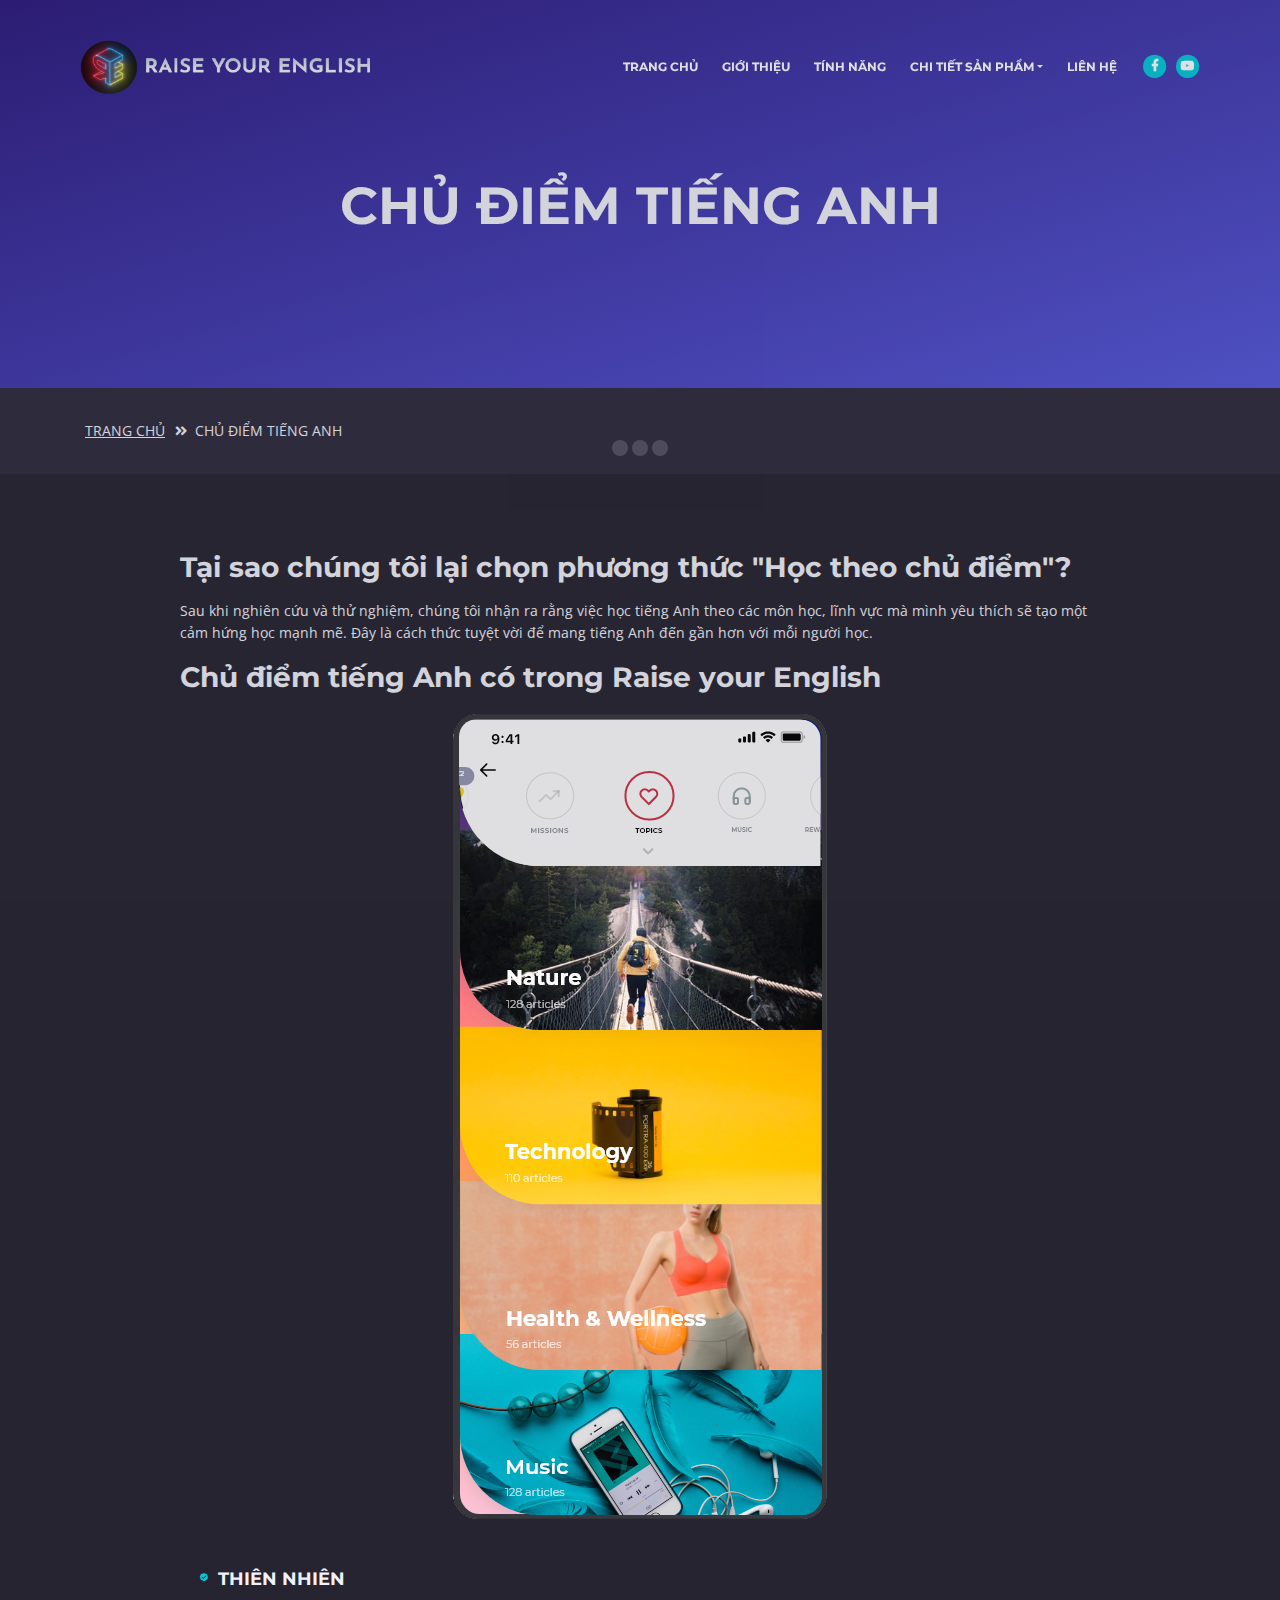
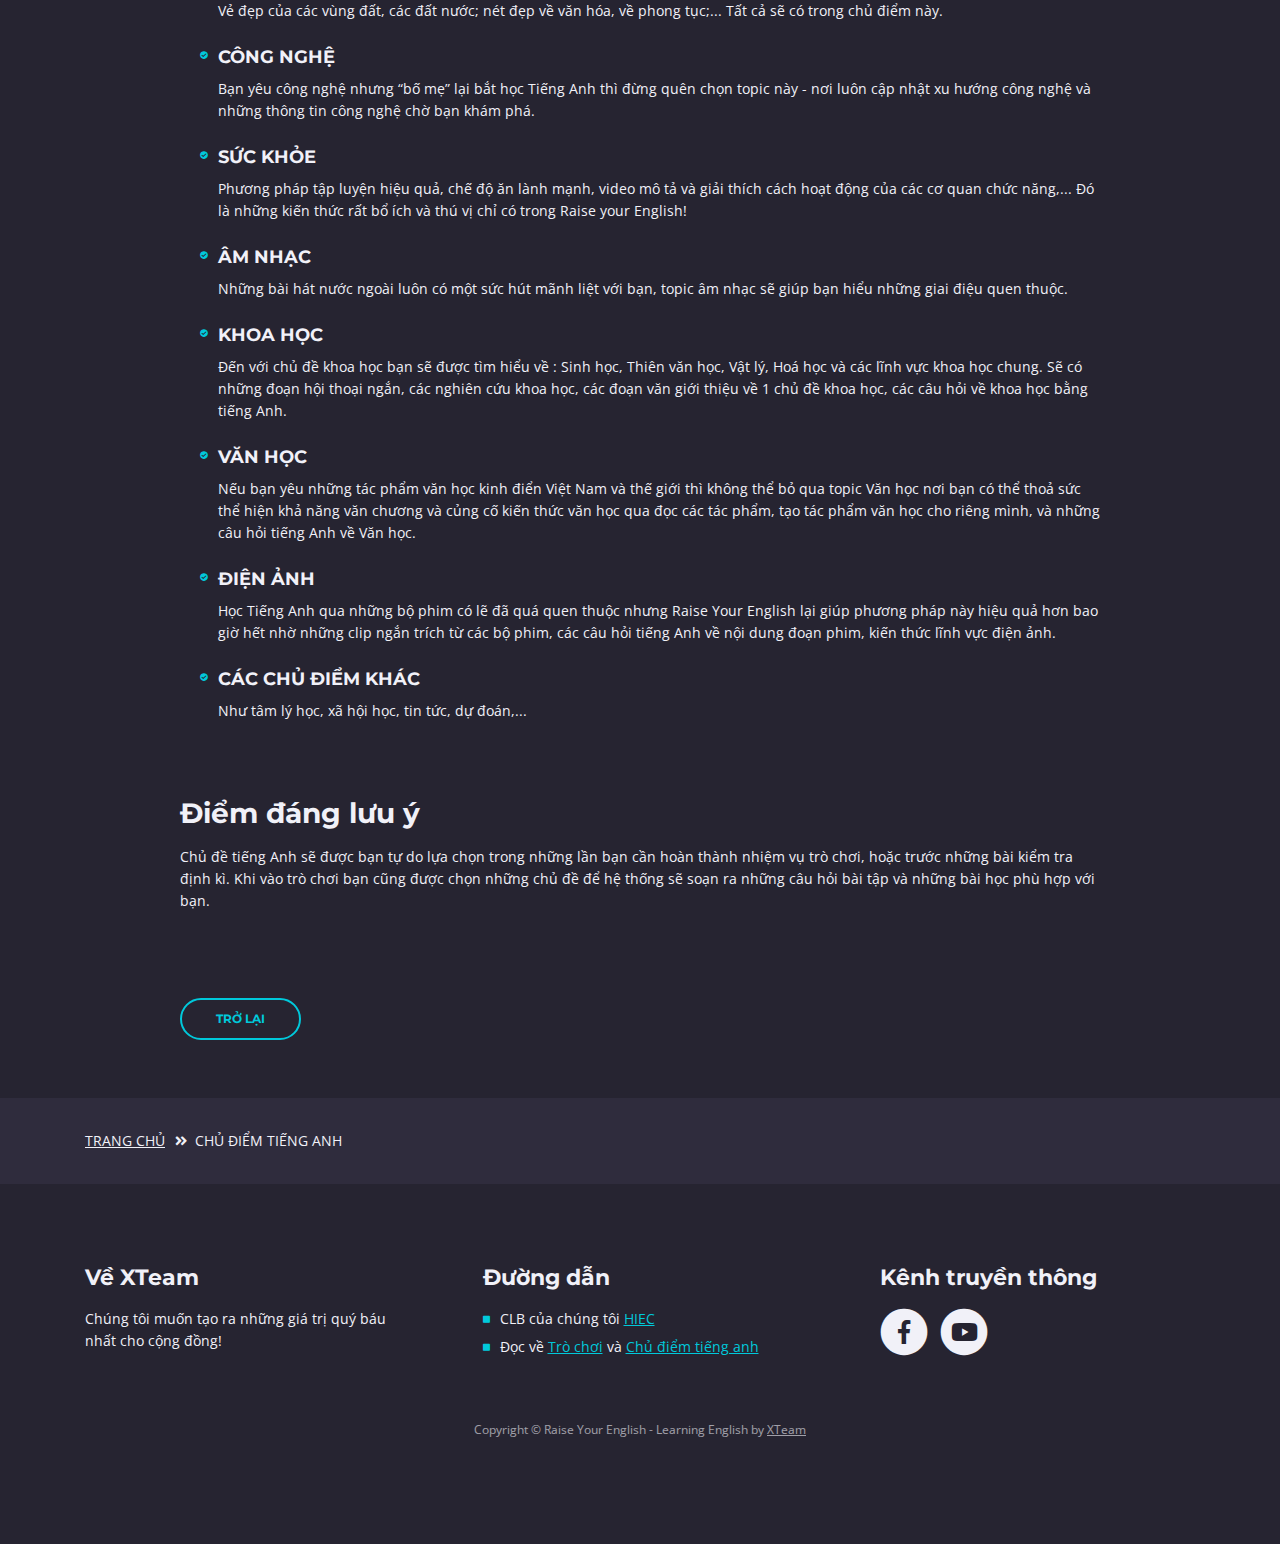
<file: chu-diem-tieng-anh.html>
<!DOCTYPE html>
<html lang="en">
<head>
    <meta charset="utf-8">
    <meta name="viewport" content="width=device-width, initial-scale=1, shrink-to-fit=no">
    
    <!-- SEO Meta Tags -->
    <meta name="description" content="Ứng dụng học tiếng Anh qua trò chơi tương tác Raise your English">
    <meta name="author" content="XTeam">

    <!-- OG Meta Tags to improve the way the post looks when you share the page on LinkedIn, Facebook, Google+ -->
	<meta property="og:site_name" content="Raise your English" /> <!-- website name -->
	<meta property="og:site" content="" /> <!-- website link -->
	<meta property="og:title" content=""/> <!-- title shown in the actual shared post -->
	<meta property="og:description" content="" /> <!-- description shown in the actual shared post -->
	<meta property="og:image" content="" /> <!-- image link, make sure it's jpg -->
	<meta property="og:url" content="" /> <!-- where do you want your post to link to -->
	<meta property="og:type" content="article" />

    <!-- Website Title -->
    <title>CHỦ ĐIỂM TIẾNG ANH - Raise your English</title>
    
    <!-- Styles -->
    <link href="https://fonts.googleapis.com/css?family=Open+Sans:300,300i,400,400i,600,600i,700,700i" rel="stylesheet">
    <link href="https://fonts.googleapis.com/css?family=Montserrat:600,700" rel="stylesheet">
    <link href="css/bootstrap.css" rel="stylesheet">
    <link href="css/fontawesome-all.css" rel="stylesheet">
    <link href="css/swiper.css" rel="stylesheet">
	<link href="css/magnific-popup.css" rel="stylesheet">
    <link href="css/styles.css" rel="stylesheet">
	
	<!-- Favicon  -->
    <link rel="icon" href="images/favicon.png">
</head>
<body data-spy="scroll" data-target=".fixed-top">
    
    <!-- Preloader -->
	<div class="spinner-wrapper">
        <div class="spinner">
            <div class="bounce1"></div>
            <div class="bounce2"></div>
            <div class="bounce3"></div>
        </div>
    </div>
    <!-- end of preloader -->
    

    <!-- Navbar -->
    <nav class="navbar navbar-expand-md navbar-dark navbar-custom fixed-top">
        <!-- Text Logo - Use this if you don't have a graphic logo 
         <a class="navbar-brand logo-text page-scroll" href="index.html">LEbX</a> --> 

        <!-- Image Logo -->
        <a class="navbar-brand logo-image" href="index.html"><img src="images/logo.png" alt="alternative"></a> 
        
        <!-- Mobile Menu Toggle Button -->
        <button class="navbar-toggler" type="button" data-toggle="collapse" data-target="#navbarsExampleDefault" aria-controls="navbarsExampleDefault" aria-expanded="false" aria-label="Toggle navigation">
            <span class="navbar-toggler-awesome fas fa-bars"></span>
            <span class="navbar-toggler-awesome fas fa-times"></span>
        </button>
        <!-- end of mobile menu toggle button -->

        <div class="collapse navbar-collapse" id="navbarsExampleDefault">
            <ul class="navbar-nav ml-auto">
                <li class="nav-item">
                    <a class="nav-link page-scroll" href="index.html#header">TRANG CHỦ<span class="sr-only">(current)</span></a>
                </li>
                <li class="nav-item">
                    <a class="nav-link page-scroll" href="index.html#preview">GIỚI THIỆU</a>
                </li>
                <li class="nav-item">
                    <a class="nav-link page-scroll" href="index.html#features">TÍNH NĂNG</a>
                </li>

                <!-- Dropdown Menu -->          
                <li class="nav-item dropdown">
                    <a class="nav-link dropdown-toggle page-scroll" href="index.html#details" id="navbarDropdown" role="button" aria-haspopup="true" aria-expanded="false">CHI TIẾT SẢN PHẨM</a>
                    <div class="dropdown-menu" aria-labelledby="navbarDropdown">
                        <a class="dropdown-item" href="tro-choi.html"><span class="item-text">TRÒ CHƠI</span></a>
                        <div class="dropdown-items-divide-hr"></div>
                        <a class="dropdown-item" href="chu-diem-tieng-anh.html"><span class="item-text">CHỦ ĐIỂM TIẾNG ANH</span></a>
                        <div class="dropdown-items-divide-hr"></div>
                        <a class="dropdown-item" href="tinh-ca-nhan-hoa.html"><span class="item-text">TÍNH CÁ NHÂN HÓA</span></a>
                    </div>
                </li>
                <!-- end of dropdown menu -->

                <li class="nav-item">
                    <a class="nav-link page-scroll" href="index.html#contact">LIÊN HỆ</a>
                </li>
            </ul>
            <span class="nav-item social-icons">
                <span class="fa-stack">
                    <a href="https://www.facebook.com/Raise-Your-English-104075271602316/" target="_blank">
                        <i class="fas fa-circle fa-stack-2x"></i>
                        <i class="fab fa-facebook-f fa-stack-1x"></i>
                    </a>
                </span>
                <span class="fa-stack">
                    <a href="https://www.youtube.com/channel/UCDd2OL5zmUpIfPQpwCv41jQ" target="_blank">
                        <i class="fas fa-circle fa-stack-2x"></i>
                        <i class="fab fa-youtube fa-stack-1x"></i>
                    </a>
                </span>
            </span>
        </div>
    </nav> <!-- end of navbar -->
    <!-- end of navbar -->


    <!-- Header -->
    <header id="header" class="ex-header">
        <div class="container">
            <div class="row">
                <div class="col-lg-12">
                    <h1>CHỦ ĐIỂM TIẾNG ANH</h1>
                </div> <!-- end of col -->
            </div> <!-- end of row -->
        </div> <!-- end of container -->
    </header> <!-- end of ex-header -->
    <!-- end of header -->


    <!-- Breadcrumbs -->
    <div class="ex-basic-1">
        <div class="container">
            <div class="row">
                <div class="col-lg-12">
                    <div class="breadcrumbs">
                        <a href="index.html">TRANG CHỦ</a><i class="fa fa-angle-double-right"></i><span>CHỦ ĐIỂM TIẾNG ANH</span>
                    </div> <!-- end of breadcrumbs -->
                </div> <!-- end of col -->
            </div> <!-- end of row -->
        </div> <!-- end of container -->
    </div> <!-- end of ex-basic-1 -->
    <!-- end of breadcrumbs -->


    <!-- Terms Content -->
    <div class="ex-basic-2">
        <div class="container">
            <div class="row">
                <div class="col-lg-10 offset-lg-1">
                    <div class="text-container">
                        <h3>Tại sao chúng tôi lại chọn phương thức "Học theo chủ điểm"?</h3>
                        <p>Sau khi nghiên cứu và thử nghiệm, chúng tôi nhận ra rằng việc học tiếng Anh theo các môn học, lĩnh vực mà mình yêu thích sẽ tạo một cảm hứng học mạnh mẽ. Đây là cách thức tuyệt vời để mang tiếng Anh đến gần hơn với mỗi người học.</p>
                    
                    <div class="text-container">
                        <h3>Chủ điểm tiếng Anh có trong Raise your English</h3>

                        <center><a href="images/app_images/17.png" class="popup-link" data-effect="fadeIn">
                            <img class="img-fluid" src="images/app_images/17.png" alt="alternative">
                        </a></center>

                        <br></br>
                        
                        <ul class="list-unstyled li-space-lg indent">
                            <li class="media">
                                <i class="fas fa-check-circle"></i>
                                <div class="media-body"><h5>THIÊN NHIÊN</h5>
                                    <p>Vẻ đẹp của các vùng đất, các đất nước; nét đẹp về văn hóa, về phong tục;... Tất cả sẽ có trong chủ điểm này.</p>
                                </div>
                            </li>
                            <li class="media">
                                <i class="fas fa-check-circle"></i>
                                <div class="media-body"><h5>CÔNG NGHỆ</h5>
                                    <p>Bạn yêu công nghệ nhưng “bố mẹ” lại bắt học Tiếng Anh thì đừng quên chọn topic này -  nơi luôn cập nhật xu hướng công nghệ và những thông tin công nghệ chờ bạn khám phá.</p>
                                </div>
                            </li>
                            <li class="media">
                                <i class="fas fa-check-circle"></i>
                                <div class="media-body"><h5>SỨC KHỎE</h5>
                                    <p>Phương pháp tập luyện hiệu quả, chế độ ăn lành mạnh, video mô tả và giải thích cách hoạt động của các cơ quan chức năng,... Đó là những kiến thức rất bổ ích và thú vị chỉ có trong Raise your English!</p>
                                </div>
                            </li>
                            <li class="media">
                                <i class="fas fa-check-circle"></i>
                                <div class="media-body"><h5>ÂM NHẠC</h5>
                                    <p>Những bài hát nước ngoài luôn có một sức hút mãnh liệt với bạn, topic âm nhạc sẽ giúp bạn hiểu những giai điệu quen thuộc.</p>
                                </div>
                            </li>
                            <li class="media">
                                <i class="fas fa-check-circle"></i>
                                <div class="media-body"><h5>KHOA HỌC</h5>
                                    <p>Đến với chủ đề khoa học bạn sẽ được tìm hiểu về : Sinh học, Thiên văn học, Vật lý, Hoá học và các lĩnh vực khoa học chung. Sẽ có những đoạn hội thoại ngắn, các nghiên cứu khoa học, các đoạn văn giới thiệu về 1 chủ đề khoa học, các câu hỏi về khoa học bằng tiếng Anh.</p>
                                </div>
                            </li>
                            <li class="media">
                            <i class="fas fa-check-circle"></i>
                            <div class="media-body"><h5>VĂN HỌC</h5>
                                    <p>Nếu bạn yêu những tác phẩm văn học kinh điển Việt Nam và thế giới thì không thể bỏ qua topic Văn học nơi bạn có thể thoả sức thể hiện khả năng văn chương và củng cố kiến thức văn học qua đọc các tác phẩm, tạo tác phẩm văn học cho riêng mình, và những câu hỏi tiếng Anh về Văn học.</p>
                                </div>
                            </li>
                            <li class="media">
                                <i class="fas fa-check-circle"></i>
                                <div class="media-body"><h5>ĐIỆN ẢNH</h5>
                                    <p>Học Tiếng Anh qua những bộ phim có lẽ đã quá quen thuộc nhưng Raise Your English lại giúp phương pháp này hiệu quả hơn bao giờ hết nhờ những clip ngắn trích từ các bộ phim, các câu hỏi tiếng Anh về nội dung đoạn phim, kiến thức lĩnh vực điện ảnh.</p>
                                </div>
                            </li>
                            <li class="media">
                                <i class="fas fa-check-circle"></i>
                                <div class="media-body"><h5>CÁC CHỦ ĐIỂM KHÁC</h5>
                                    <p>Như tâm lý học, xã hội học, tin tức, dự đoán,...</p>
                                </div>
                            </li>
                        </ul>
                    </div> <!-- end of text-container -->

                    <div class="text-container">
                        <h3>Điểm đáng lưu ý</h3>
                        <p>Chủ đề tiếng Anh sẽ được bạn tự do lựa chọn trong những lần bạn cần hoàn thành nhiệm vụ trò chơi, hoặc trước những bài kiểm tra định kì. Khi vào trò chơi bạn cũng được chọn những chủ đề để hệ thống sẽ soạn ra những câu hỏi bài tập và những bài học phù hợp với  bạn. </p>
                    </div> <!-- end of text-container -->

                
                        <a class="btn-outline-reg" href="index.html">TRỞ LẠI</a>
                </div>
            </div> <!-- end of row -->
        </div> <!-- end of container -->
    </div> <!-- end of ex-basic -->
    <!-- end of terms content -->

    
    <!-- Breadcrumbs -->
    <div class="ex-basic-1">
        <div class="container">
            <div class="row">
                <div class="col-lg-12">
                    <div class="breadcrumbs">
                        <a href="index.html">TRANG CHỦ</a><i class="fa fa-angle-double-right"></i><span>CHỦ ĐIỂM TIẾNG ANH</span>
                    </div> <!-- end of breadcrumbs -->
                </div> <!-- end of col -->
            </div> <!-- end of row -->
        </div> <!-- end of container -->
    </div> <!-- end of ex-basic-1 -->
    <!-- end of breadcrumbs -->


    <!-- Footer -->
    <div class="footer">
        <div class="container">
            <div class="row">
                <div class="col-md-4">
                    <div class="footer-col">
                        <h4>Về XTeam</h4>
                        <p>Chúng tôi muốn tạo ra những giá trị quý báu nhất cho cộng đồng!</p>
                    </div>
                </div> <!-- end of col -->
                <div class="col-md-4">
                    <div class="footer-col middle">
                        <h4>Đường dẫn</h4>
                        <ul class="list-unstyled li-space-lg">
                            <li class="media">
                                <i class="fas fa-square"></i>
                                <div class="media-body">CLB của chúng tôi <a class="turquoise" href="https://www.facebook.com/hiec.vn" target="_blank">HIEC</a></div>
                            </li>
                            <li class="media">
                                <i class="fas fa-square"></i>
                                <div class="media-body">Đọc về <a class="turquoise" href="tro-choi.html">Trò chơi</a> và <a class="turquoise" href="chu-diem-tieng-anh.html">Chủ điểm tiếng anh</a></div>
                            </li>
                        </ul>
                    </div>
                </div> <!-- end of col -->
                <div class="col-md-4">
                    <div class="footer-col last">
                        <h4>Kênh truyền thông</h4>
                        <span class="fa-stack">
                            <a href="https://www.facebook.com/Raise-Your-English-104075271602316/"  target="_blank">
                                <i class="fas fa-circle fa-stack-2x"></i>
                                <i class="fab fa-facebook-f fa-stack-1x"></i>
                            </a>
                        </span>
                        <span class="fa-stack">
                            <a href="https://www.youtube.com/channel/UCDd2OL5zmUpIfPQpwCv41jQ" target="_blank">
                                <i class="fas fa-circle fa-stack-2x"></i>
                                <i class="fab fa-youtube fa-stack-1x"></i>
                            </a>
                        </span>
                        <!--
                        <span class="fa-stack">
                            <a href="#your-link">
                                <i class="fas fa-circle fa-stack-2x"></i>
                                <i class="fab fa-twitter fa-stack-1x"></i>
                            </a>
                        </span>
                        <span class="fa-stack">
                            <a href="#your-link">
                                <i class="fas fa-circle fa-stack-2x"></i>
                                <i class="fab fa-google-plus-g fa-stack-1x"></i>
                            </a>
                        </span>
                        <span class="fa-stack">
                            <a href="#your-link">
                                <i class="fas fa-circle fa-stack-2x"></i>
                                <i class="fab fa-instagram fa-stack-1x"></i>
                            </a>
                        </span>
                        <span class="fa-stack">
                            <a href="#your-link">
                                <i class="fas fa-circle fa-stack-2x"></i>
                                <i class="fab fa-linkedin-in fa-stack-1x"></i>
                            </a>
                        </span> -->
                    </div> 
                </div> <!-- end of col -->
            </div> <!-- end of row -->
        </div> <!-- end of container -->
    </div> <!-- end of footer -->  
    <!-- end of footer -->
    
    <!-- Copyright -->
    <div class="copyright">
        <div class="container">
            <div class="row">
                <div class="col-lg-12">
                    <p class="p-small">Copyright © Raise Your English - Learning English by <a href="link của team">XTeam</a></p>
                </div> <!-- end of col -->
            </div> <!-- enf of row -->
        </div> <!-- end of container -->
    </div> <!-- end of copyright --> 
    <!-- end of copyright -->

	
    <!-- Scripts -->
    <script src="js/jquery.min.js"></script> <!-- jQuery for Bootstrap's JavaScript plugins -->
    <script src="js/popper.min.js"></script> <!-- Popper tooltip library for Bootstrap -->
    <script src="js/bootstrap.min.js"></script> <!-- Bootstrap framework -->
    <script src="js/jquery.easing.min.js"></script> <!-- jQuery Easing for smooth scrolling between anchors -->
    <script src="js/swiper.min.js"></script> <!-- Swiper for image and text sliders -->
    <script src="js/jquery.magnific-popup.js"></script> <!-- Magnific Popup for lightboxes -->
    <script src="js/morphext.min.js"></script> <!-- Morphtext rotating text in the header -->
    <script src="js/validator.min.js"></script> <!-- Validator.js - Bootstrap plugin that validates forms -->
    <script src="js/scripts.js"></script> <!-- Custom scripts -->
</body>
</html>
</file>
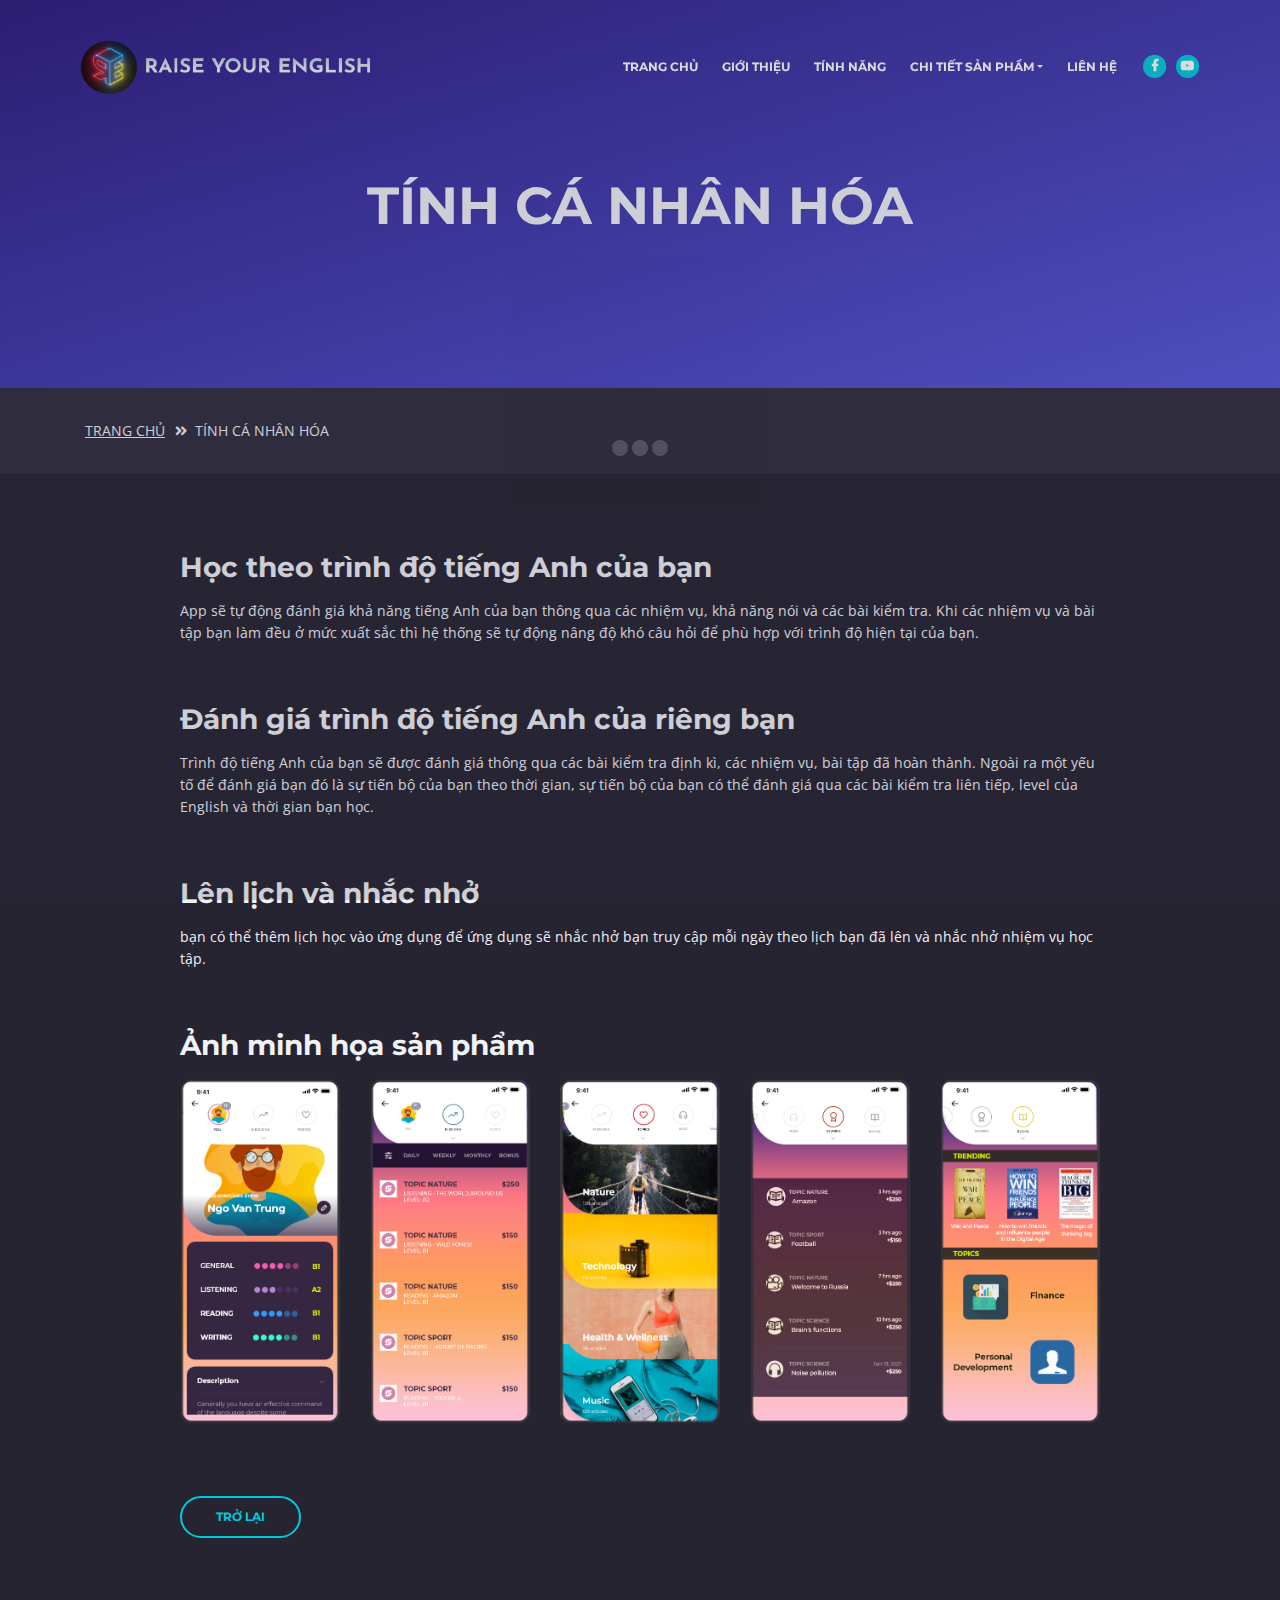
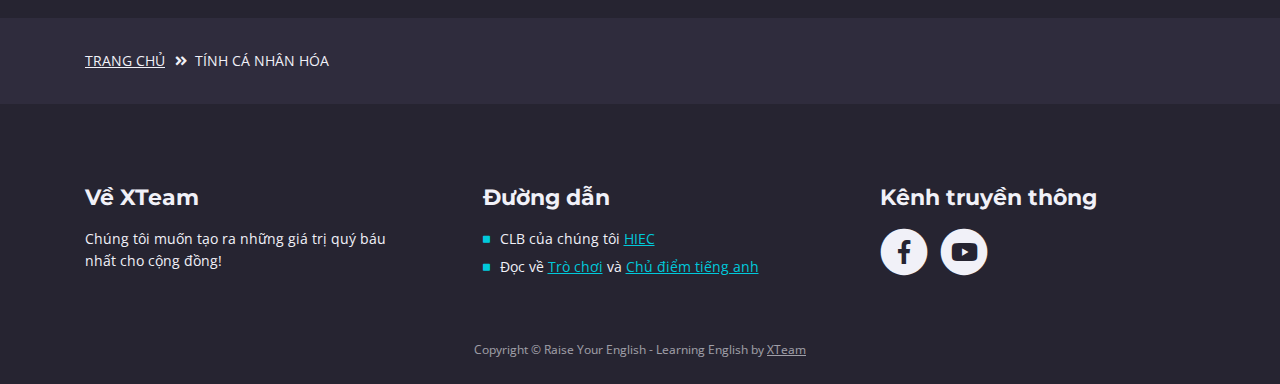
<file: tinh-ca-nhan-hoa.html>
<!DOCTYPE html>
<html lang="en">
<head>
    <meta charset="utf-8">
    <meta name="viewport" content="width=device-width, initial-scale=1, shrink-to-fit=no">
    
    <!-- SEO Meta Tags -->
    <meta name="description" content="Ứng dụng học tiếng Anh qua trò chơi tương tác Raise your English">
    <meta name="author" content="XTeam">

    <!-- OG Meta Tags to improve the way the post looks when you share the page on LinkedIn, Facebook, Google+ -->
	<meta property="og:site_name" content="Raise your English" /> <!-- website name -->
	<meta property="og:site" content="" /> <!-- website link -->
	<meta property="og:title" content=""/> <!-- title shown in the actual shared post -->
	<meta property="og:description" content="" /> <!-- description shown in the actual shared post -->
	<meta property="og:image" content="" /> <!-- image link, make sure it's jpg -->
	<meta property="og:url" content="" /> <!-- where do you want your post to link to -->
	<meta property="og:type" content="article" />

    <!-- Website Title -->
    <title>TÍNH CÁ NHÂN HÓA - Raise your English</title>
    
    <!-- Styles -->
    <link href="https://fonts.googleapis.com/css?family=Open+Sans:300,300i,400,400i,600,600i,700,700i" rel="stylesheet">
    <link href="https://fonts.googleapis.com/css?family=Montserrat:600,700" rel="stylesheet">
    <link href="css/bootstrap.css" rel="stylesheet">
    <link href="css/fontawesome-all.css" rel="stylesheet">
    <link href="css/swiper.css" rel="stylesheet">
	<link href="css/magnific-popup.css" rel="stylesheet">
    <link href="css/styles.css" rel="stylesheet">
	
	<!-- Favicon  -->
    <link rel="icon" href="images/favicon.png">
</head>
<body data-spy="scroll" data-target=".fixed-top">
    
    <!-- Preloader -->
	<div class="spinner-wrapper">
        <div class="spinner">
            <div class="bounce1"></div>
            <div class="bounce2"></div>
            <div class="bounce3"></div>
        </div>
    </div>
    <!-- end of preloader -->
    

    <!-- Navbar -->
    <nav class="navbar navbar-expand-md navbar-dark navbar-custom fixed-top">
        <!-- Text Logo - Use this if you don't have a graphic logo 
         <a class="navbar-brand logo-text page-scroll" href="index.html">LEbX</a> --> 

        <!-- Image Logo -->
        <a class="navbar-brand logo-image" href="index.html"><img src="images/logo.png" alt="alternative"></a> 
        
        <!-- Mobile Menu Toggle Button -->
        <button class="navbar-toggler" type="button" data-toggle="collapse" data-target="#navbarsExampleDefault" aria-controls="navbarsExampleDefault" aria-expanded="false" aria-label="Toggle navigation">
            <span class="navbar-toggler-awesome fas fa-bars"></span>
            <span class="navbar-toggler-awesome fas fa-times"></span>
        </button>
        <!-- end of mobile menu toggle button -->

        <div class="collapse navbar-collapse" id="navbarsExampleDefault">
            <ul class="navbar-nav ml-auto">
                <li class="nav-item">
                    <a class="nav-link page-scroll" href="index.html#header">TRANG CHỦ<span class="sr-only">(current)</span></a>
                </li>
                <li class="nav-item">
                    <a class="nav-link page-scroll" href="index.html#preview">GIỚI THIỆU</a>
                </li>
                <li class="nav-item">
                    <a class="nav-link page-scroll" href="index.html#features">TÍNH NĂNG</a>
                </li>

                <!-- Dropdown Menu -->          
                <li class="nav-item dropdown">
                    <a class="nav-link dropdown-toggle page-scroll" href="index.html#details" id="navbarDropdown" role="button" aria-haspopup="true" aria-expanded="false">CHI TIẾT SẢN PHẨM</a>
                    <div class="dropdown-menu" aria-labelledby="navbarDropdown">
                        <a class="dropdown-item" href="tro-choi.html"><span class="item-text">TRÒ CHƠI</span></a>
                        <div class="dropdown-items-divide-hr"></div>
                        <a class="dropdown-item" href="chu-diem-tieng-anh.html"><span class="item-text">CHỦ ĐIỂM TIẾNG ANH</span></a>
                        <div class="dropdown-items-divide-hr"></div>
                        <a class="dropdown-item" href="tinh-ca-nhan-hoa.html"><span class="item-text">TÍNH CÁ NHÂN HÓA</span></a>
                    </div>
                </li>
                <!-- end of dropdown menu -->

                <li class="nav-item">
                    <a class="nav-link page-scroll" href="index.html#contact">LIÊN HỆ</a>
                </li>
            </ul>
            <span class="nav-item social-icons">
                <span class="fa-stack">
                    <a href="https://www.facebook.com/Raise-Your-English-104075271602316/" target="_blank">
                        <i class="fas fa-circle fa-stack-2x"></i>
                        <i class="fab fa-facebook-f fa-stack-1x"></i>
                    </a>
                </span>
                <span class="fa-stack">
                    <a href="https://www.youtube.com/channel/UCDd2OL5zmUpIfPQpwCv41jQ" target="_blank">
                        <i class="fas fa-circle fa-stack-2x"></i>
                        <i class="fab fa-youtube fa-stack-1x"></i>
                    </a>
                </span>
            </span>
        </div>
    </nav> <!-- end of navbar -->
    <!-- end of navbar -->


    <!-- Header -->
    <header id="header" class="ex-header">
        <div class="container">
            <div class="row">
                <div class="col-lg-12">
                    <h1>TÍNH CÁ NHÂN HÓA</h1>
                </div> <!-- end of col -->
            </div> <!-- end of row -->
        </div> <!-- end of container -->
    </header> <!-- end of ex-header -->
    <!-- end of header -->


    <!-- Breadcrumbs -->
    <div class="ex-basic-1">
        <div class="container">
            <div class="row">
                <div class="col-lg-12">
                    <div class="breadcrumbs">
                        <a href="index.html">TRANG CHỦ</a><i class="fa fa-angle-double-right"></i><span>TÍNH CÁ NHÂN HÓA</span>
                    </div> <!-- end of breadcrumbs -->
                </div> <!-- end of col -->
            </div> <!-- end of row -->
        </div> <!-- end of container -->
    </div> <!-- end of ex-basic-1 -->
    <!-- end of breadcrumbs -->


    <!-- Terms Content -->
    <div class="ex-basic-2">
        <div class="container">
            <div class="row">
                <div class="col-lg-10 offset-lg-1">
                    <div class="text-container">
                        <h3>Học theo trình độ tiếng Anh của bạn</h3>
                        <p>App sẽ tự động đánh giá khả năng tiếng Anh của bạn thông qua các nhiệm vụ, khả năng nói và các bài kiểm tra. Khi các nhiệm vụ và bài tập bạn làm đều ở mức xuất sắc thì hệ thống sẽ tự động nâng độ khó câu hỏi để phù hợp với trình độ hiện tại của bạn. </p>
                    </div> <!-- end of text-container -->
                    
                    <div class="text-container">
                        <h3>Đánh giá trình độ tiếng Anh của riêng bạn</h3>
                        <p>Trình độ tiếng Anh của bạn sẽ được đánh giá thông qua các bài kiểm tra định kì, các nhiệm vụ, bài tập đã hoàn thành. Ngoài ra một yếu tố để đánh giá bạn đó là sự tiến bộ của bạn theo thời gian, sự tiến bộ của bạn có thể đánh giá qua các bài kiểm tra liên tiếp, level của English và thời gian bạn học.</p>
                    </div> <!-- end of text-container -->

                    <div class="text-container">
                        <h3>Lên lịch và nhắc nhở</h3>
                        <p>bạn có thể thêm lịch học vào ứng dụng để ứng dụng sẽ nhắc nhở bạn truy cập mỗi ngày theo lịch bạn đã lên và nhắc nhở nhiệm vụ học tập.</p>
                    </div> <!-- end of text-container -->

                    <h3>Ảnh minh họa sản phẩm</h3>
                    <!-- Image Slider -->
                    <div class="slider-container">
                        <div class="swiper-container image-slider">
                            <div class="swiper-wrapper">

                                <!-- Slide -->
                                <div class="swiper-slide">
                                    <a href="images/app_images/14.png" class="popup-link" data-effect="fadeIn">
                                        <img class="img-fluid" src="images/app_images/14.png" alt="alternative">
                                    </a>
                                </div>

                                <!-- Slide -->
                                <div class="swiper-slide">
                                    <a href="images/app_images/16.png" class="popup-link" data-effect="fadeIn">
                                        <img class="img-fluid" src="images/app_images/16.png" alt="alternative">
                                    </a>
                                </div>

                                <!-- Slide -->
                                <div class="swiper-slide">
                                    <a href="images/app_images/17.png" class="popup-link" data-effect="fadeIn">
                                        <img class="img-fluid" src="images/app_images/17.png" alt="alternative">
                                    </a>
                                </div>

                                <!-- Slide -->
                                <div class="swiper-slide">
                                    <a href="images/app_images/15.png" class="popup-link" data-effect="fadeIn">
                                        <img class="img-fluid" src="images/app_images/15.png" alt="alternative">
                                    </a>
                                </div>

                                <!-- Slide -->
                                <div class="swiper-slide">
                                    <a href="images/app_images/19.png" class="popup-link" data-effect="fadeIn">
                                        <img class="img-fluid" src="images/app_images/19.png" alt="alternative">
                                    </a>
                                </div>
                                
                            </div> <!-- end of swiper-wrapper -->

                        </div> <!-- end of swiper-container -->
                    </div> <!-- end of slider-container -->
                    <!-- end of image slider -->
                    <br></br>
                    
                        <a class="btn-outline-reg" href="index.html">TRỞ LẠI</a>

                </div>
            </div> <!-- end of row -->
        </div> <!-- end of container -->
    </div> <!-- end of ex-basic -->
    <!-- end of terms content -->

    
    <!-- Breadcrumbs -->
    <div class="ex-basic-1">
        <div class="container">
            <div class="row">
                <div class="col-lg-12">
                    <div class="breadcrumbs">
                        <a href="index.html">TRANG CHỦ</a><i class="fa fa-angle-double-right"></i><span>TÍNH CÁ NHÂN HÓA</span>
                    </div> <!-- end of breadcrumbs -->
                </div> <!-- end of col -->
            </div> <!-- end of row -->
        </div> <!-- end of container -->
    </div> <!-- end of ex-basic-1 -->
    <!-- end of breadcrumbs -->


    <!-- Footer -->
    <div class="footer">
        <div class="container">
            <div class="row">
                <div class="col-md-4">
                    <div class="footer-col">
                        <h4>Về XTeam</h4>
                        <p>Chúng tôi muốn tạo ra những giá trị quý báu nhất cho cộng đồng!</p>
                    </div>
                </div> <!-- end of col -->
                <div class="col-md-4">
                    <div class="footer-col middle">
                        <h4>Đường dẫn</h4>
                        <ul class="list-unstyled li-space-lg">
                            <li class="media">
                                <i class="fas fa-square"></i>
                                <div class="media-body">CLB của chúng tôi <a class="turquoise" href="https://www.facebook.com/hiec.vn" target="_blank">HIEC</a></div>
                            </li>
                            <li class="media">
                                <i class="fas fa-square"></i>
                                <div class="media-body">Đọc về <a class="turquoise" href="tro-choi.html">Trò chơi</a> và <a class="turquoise" href="chu-diem-tieng-anh.html">Chủ điểm tiếng anh</a></div>
                            </li>
                        </ul>
                    </div>
                </div> <!-- end of col -->
                <div class="col-md-4">
                    <div class="footer-col last">
                        <h4>Kênh truyền thông</h4>
                        <span class="fa-stack">
                            <a href="https://www.facebook.com/Raise-Your-English-104075271602316/"  target="_blank">
                                <i class="fas fa-circle fa-stack-2x"></i>
                                <i class="fab fa-facebook-f fa-stack-1x"></i>
                            </a>
                        </span>
                        <span class="fa-stack">
                            <a href="https://www.youtube.com/channel/UCDd2OL5zmUpIfPQpwCv41jQ" target="_blank">
                                <i class="fas fa-circle fa-stack-2x"></i>
                                <i class="fab fa-youtube fa-stack-1x"></i>
                            </a>
                        </span>
                        <!--
                        <span class="fa-stack">
                            <a href="#your-link">
                                <i class="fas fa-circle fa-stack-2x"></i>
                                <i class="fab fa-twitter fa-stack-1x"></i>
                            </a>
                        </span>
                        <span class="fa-stack">
                            <a href="#your-link">
                                <i class="fas fa-circle fa-stack-2x"></i>
                                <i class="fab fa-google-plus-g fa-stack-1x"></i>
                            </a>
                        </span>
                        <span class="fa-stack">
                            <a href="#your-link">
                                <i class="fas fa-circle fa-stack-2x"></i>
                                <i class="fab fa-instagram fa-stack-1x"></i>
                            </a>
                        </span>
                        <span class="fa-stack">
                            <a href="#your-link">
                                <i class="fas fa-circle fa-stack-2x"></i>
                                <i class="fab fa-linkedin-in fa-stack-1x"></i>
                            </a>
                        </span> -->
                    </div> 
                </div> <!-- end of col -->
            </div> <!-- end of row -->
        </div> <!-- end of container -->
    </div> <!-- end of footer -->  
    <!-- end of footer -->

    <!-- Copyright -->
    <div class="copyright">
        <div class="container">
            <div class="row">
                <div class="col-lg-12">
                    <p class="p-small">Copyright © Raise Your English - Learning English by <a href="link của team">XTeam</a></p>
                </div> <!-- end of col -->
            </div> <!-- enf of row -->
        </div> <!-- end of container -->
    </div> <!-- end of copyright --> 
    <!-- end of copyright -->

	
    <!-- Scripts -->
    <script src="js/jquery.min.js"></script> <!-- jQuery for Bootstrap's JavaScript plugins -->
    <script src="js/popper.min.js"></script> <!-- Popper tooltip library for Bootstrap -->
    <script src="js/bootstrap.min.js"></script> <!-- Bootstrap framework -->
    <script src="js/jquery.easing.min.js"></script> <!-- jQuery Easing for smooth scrolling between anchors -->
    <script src="js/swiper.min.js"></script> <!-- Swiper for image and text sliders -->
    <script src="js/jquery.magnific-popup.js"></script> <!-- Magnific Popup for lightboxes -->
    <script src="js/morphext.min.js"></script> <!-- Morphtext rotating text in the header -->
    <script src="js/validator.min.js"></script> <!-- Validator.js - Bootstrap plugin that validates forms -->
    <script src="js/scripts.js"></script> <!-- Custom scripts -->
</body>
</html>
</file>
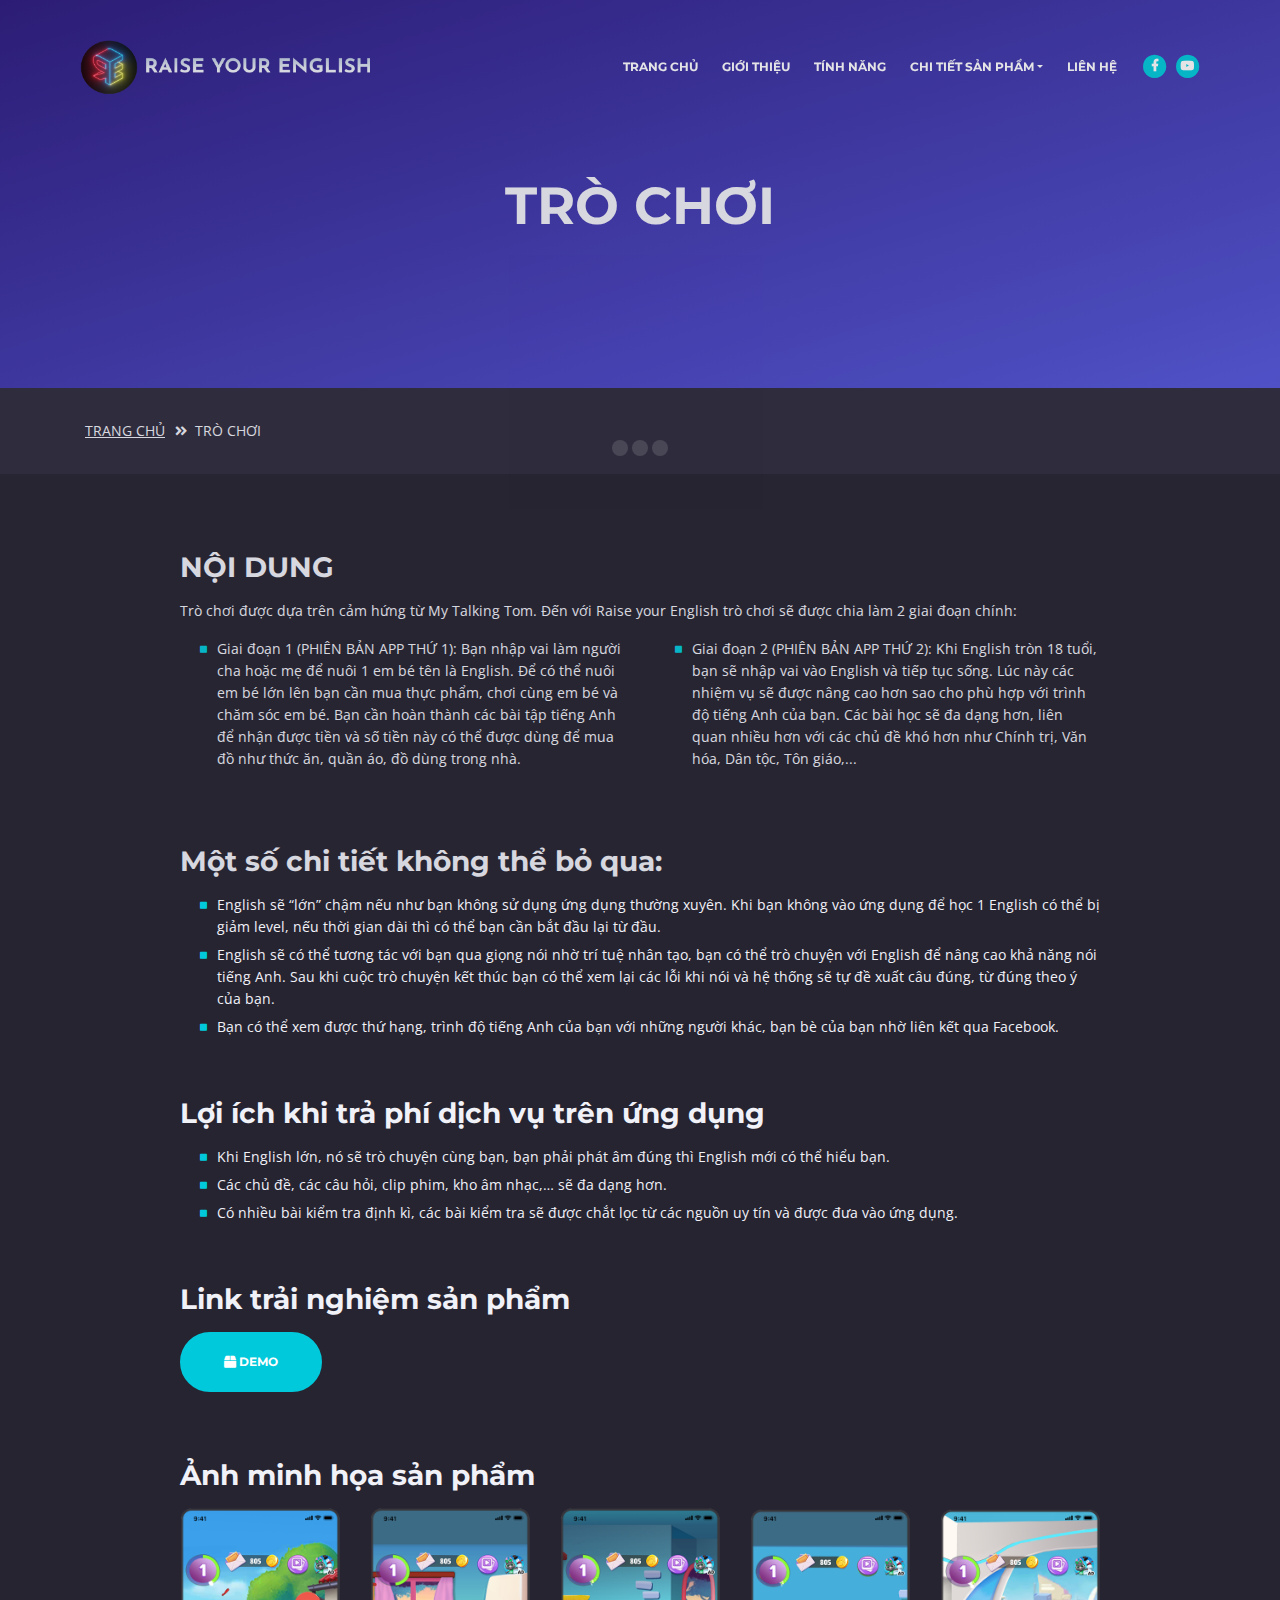
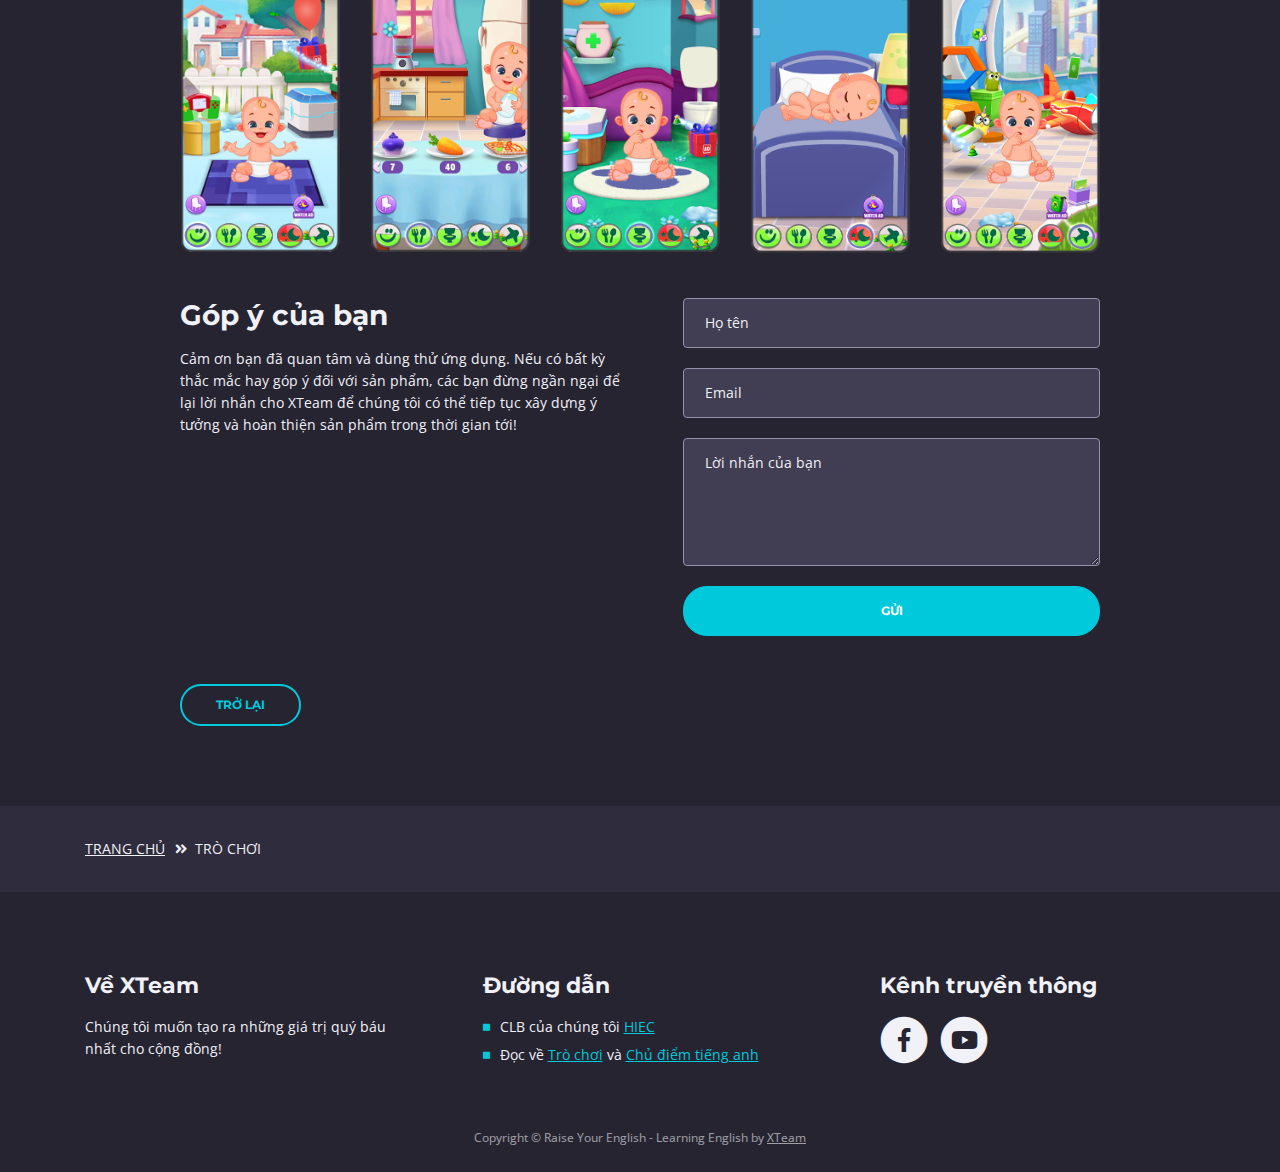
<file: tro-choi.html>
<!DOCTYPE html>
<html lang="en">
<head>
    <meta charset="utf-8">
    <meta name="viewport" content="width=device-width, initial-scale=1, shrink-to-fit=no">
    
    <!-- SEO Meta Tags -->
    <meta name="description" content="Ứng dụng học tiếng Anh qua trò chơi tương tác Raise your English">
    <meta name="author" content="XTeam">

    <!-- OG Meta Tags to improve the way the post looks when you share the page on LinkedIn, Facebook, Google+ -->
	<meta property="og:site_name" content="Raise your English" /> <!-- website name -->
	<meta property="og:site" content="" /> <!-- website link -->
	<meta property="og:title" content=""/> <!-- title shown in the actual shared post -->
	<meta property="og:description" content="" /> <!-- description shown in the actual shared post -->
	<meta property="og:image" content="" /> <!-- image link, make sure it's jpg -->
	<meta property="og:url" content="" /> <!-- where do you want your post to link to -->
	<meta property="og:type" content="article" />

    <!-- Website Title -->
    <title>TRÒ CHƠI - Raise your English</title>
    
    <!-- Styles -->
    <link href="https://fonts.googleapis.com/css?family=Open+Sans:300,300i,400,400i,600,600i,700,700i" rel="stylesheet">
    <link href="https://fonts.googleapis.com/css?family=Montserrat:600,700" rel="stylesheet">
    <link href="css/bootstrap.css" rel="stylesheet">
    <link href="css/fontawesome-all.css" rel="stylesheet">
    <link href="css/swiper.css" rel="stylesheet">
	<link href="css/magnific-popup.css" rel="stylesheet">
    <link href="css/styles.css" rel="stylesheet">
	
	<!-- Favicon  -->
    <link rel="icon" href="images/favicon.png">
</head>
<body data-spy="scroll" data-target=".fixed-top">
    
    <!-- Preloader -->
	<div class="spinner-wrapper">
        <div class="spinner">
            <div class="bounce1"></div>
            <div class="bounce2"></div>
            <div class="bounce3"></div>
        </div>
    </div>
    <!-- end of preloader -->
    

    <!-- Navbar -->
    <nav class="navbar navbar-expand-md navbar-dark navbar-custom fixed-top">
        <!-- Text Logo - Use this if you don't have a graphic logo 
         <a class="navbar-brand logo-text page-scroll" href="index.html">LEbX</a> --> 

        <!-- Image Logo -->
        <a class="navbar-brand logo-image" href="index.html"><img src="images/logo.png" alt="alternative"></a> 
        
        <!-- Mobile Menu Toggle Button -->
        <button class="navbar-toggler" type="button" data-toggle="collapse" data-target="#navbarsExampleDefault" aria-controls="navbarsExampleDefault" aria-expanded="false" aria-label="Toggle navigation">
            <span class="navbar-toggler-awesome fas fa-bars"></span>
            <span class="navbar-toggler-awesome fas fa-times"></span>
        </button>
        <!-- end of mobile menu toggle button -->

        <div class="collapse navbar-collapse" id="navbarsExampleDefault">
            <ul class="navbar-nav ml-auto">
                <li class="nav-item">
                    <a class="nav-link page-scroll" href="index.html#header">TRANG CHỦ<span class="sr-only">(current)</span></a>
                </li>
                <li class="nav-item">
                    <a class="nav-link page-scroll" href="index.html#preview">GIỚI THIỆU</a>
                </li>
                <li class="nav-item">
                    <a class="nav-link page-scroll" href="index.html#features">TÍNH NĂNG</a>
                </li>

                <!-- Dropdown Menu -->          
                <li class="nav-item dropdown">
                    <a class="nav-link dropdown-toggle page-scroll" href="index.html#details" id="navbarDropdown" role="button" aria-haspopup="true" aria-expanded="false">CHI TIẾT SẢN PHẨM</a>
                    <div class="dropdown-menu" aria-labelledby="navbarDropdown">
                        <a class="dropdown-item" href="tro-choi.html"><span class="item-text">TRÒ CHƠI</span></a>
                        <div class="dropdown-items-divide-hr"></div>
                        <a class="dropdown-item" href="chu-diem-tieng-anh.html"><span class="item-text">CHỦ ĐIỂM TIẾNG ANH</span></a>
                        <div class="dropdown-items-divide-hr"></div>
                        <a class="dropdown-item" href="tinh-ca-nhan-hoa.html"><span class="item-text">TÍNH CÁ NHÂN HÓA</span></a>
                    </div>
                </li>
                <!-- end of dropdown menu -->

                <li class="nav-item">
                    <a class="nav-link page-scroll" href="index.html#contact">LIÊN HỆ</a>
                </li>
            </ul>
            <span class="nav-item social-icons">
                <span class="fa-stack">
                    <a href="https://www.facebook.com/Raise-Your-English-104075271602316/" target="_blank">
                        <i class="fas fa-circle fa-stack-2x"></i>
                        <i class="fab fa-facebook-f fa-stack-1x"></i>
                    </a>
                </span>
                <span class="fa-stack">
                    <a href="https://www.youtube.com/channel/UCDd2OL5zmUpIfPQpwCv41jQ" target="_blank">
                        <i class="fas fa-circle fa-stack-2x"></i>
                        <i class="fab fa-youtube fa-stack-1x"></i>
                    </a>
                </span>
            </span>
        </div>
    </nav> <!-- end of navbar -->
    <!-- end of navbar -->


    <!-- Header -->
    <header id="header" class="ex-header">
        <div class="container">
            <div class="row">
                <div class="col-md-12">
                    <h1>TRÒ CHƠI</h1>
                </div> <!-- end of col -->
            </div> <!-- end of row -->
        </div> <!-- end of container -->
    </header> <!-- end of ex-header -->
    <!-- end of header -->


    <!-- Breadcrumbs -->
    <div class="ex-basic-1">
        <div class="container">
            <div class="row">
                <div class="col-lg-12">
                    <div class="breadcrumbs">
                        <a href="index.html">TRANG CHỦ</a><i class="fa fa-angle-double-right"></i><span>TRÒ CHƠI</span>
                    </div> <!-- end of breadcrumbs -->
                </div> <!-- end of col -->
            </div> <!-- end of row -->
        </div> <!-- end of container -->
    </div> <!-- end of ex-basic-1 -->
    <!-- end of breadcrumbs -->


    <!-- Privacy Content -->
    <div class="ex-basic-2">
        <div class="container">
            <div class="row">
                <div class="col-lg-10 offset-lg-1">
                    <div class="text-container">
                        <h3>NỘI DUNG</h3>
                        <p>Trò chơi được dựa trên cảm hứng từ My Talking Tom. Đến với Raise your English trò chơi sẽ được chia làm 2 giai đoạn chính:</p>
                        <div class="row">
                            <div class="col-md-6">
                                <ul class="list-unstyled li-space-lg indent">
                                    <li class="media">
                                        <i class="fas fa-square"></i>
                                        <div class="media-body">Giai đoạn 1 (PHIÊN BẢN APP THỨ 1):
                                            Bạn nhập vai làm người cha hoặc mẹ để nuôi 1 em bé tên là English. Để có thể nuôi em bé lớn lên bạn cần mua thực phẩm, chơi cùng em bé và chăm sóc em bé. Bạn cần hoàn thành các bài tập tiếng Anh để nhận được tiền và số tiền này có thể được dùng để mua đồ như thức ăn, quần áo, đồ dùng trong nhà.</div>
                                    </li>
                                </ul>
                            </div> <!-- end of col -->

                            <div class="col-md-6">
                                <ul class="list-unstyled li-space-lg indent">
                                    <li class="media">
                                        <i class="fas fa-square"></i>
                                        <div class="media-body">Giai đoạn 2 (PHIÊN BẢN APP THỨ 2):  
                                            Khi English tròn 18 tuổi, bạn sẽ nhập vai vào English và tiếp tục sống. Lúc này các nhiệm vụ sẽ được nâng cao hơn sao cho phù hợp với trình độ tiếng Anh của bạn. Các bài học sẽ đa dạng hơn, liên quan nhiều hơn với các chủ đề khó hơn như Chính trị, Văn hóa, Dân tộc, Tôn giáo,...
                                        </div>
                                    </li>
                                </ul>
                            </div> <!-- end of col -->
                        </div> <!-- end of row -->
                    </div> <!-- end of text-container-->
                    
                    <div class="text-container">
                        <h3>Một số chi tiết không thể bỏ qua:</h3>
                            <ul class="list-unstyled li-space-lg indent">
                                <li class="media">
                                    <i class="fas fa-square"></i>
                                    <div class="media-body">English sẽ “lớn” chậm nếu như bạn không sử dụng ứng dụng thường xuyên. Khi bạn không vào ứng dụng để học 1 English có thể bị giảm level, nếu thời gian dài thì có thể bạn cần bắt đầu lại từ đầu.
                                    </div>
                                </li>
                                <li class="media">
                                    <i class="fas fa-square"></i>
                                    <div class="media-body">English sẽ có thể tương tác với bạn qua giọng nói nhờ trí tuệ nhân tạo, bạn có thể trò chuyện với English để nâng cao khả năng nói tiếng Anh. Sau khi cuộc trò chuyện kết thúc bạn có thể xem lại các lỗi khi nói và hệ thống sẽ tự đề xuất câu đúng, từ đúng theo ý của bạn.
                                    </div>
                                </li>
                                <li class="media">
                                    <i class="fas fa-square"></i>
                                    <div class="media-body">Bạn có thể xem được thứ hạng, trình độ tiếng Anh của bạn với những người khác, bạn bè của bạn nhờ liên kết qua Facebook.
                                    </div>
                                </li>
                            </ul>


                    </div> <!-- end of text-container -->

                    <div class="text-container">
                        <h3>Lợi ích khi trả phí dịch vụ trên ứng dụng</h3>
                        <ul class="list-unstyled li-space-lg indent">
                                <li class="media">
                                    <i class="fas fa-square"></i>
                                    <div class="media-body">Khi English lớn, nó sẽ trò chuyện cùng bạn, bạn phải phát âm đúng thì English mới có thể hiểu bạn.
                                    </div>
                                </li>
                                <li class="media">
                                    <i class="fas fa-square"></i>
                                    <div class="media-body">Các chủ đề, các câu hỏi, clip phim, kho âm nhạc,… sẽ đa dạng hơn.
                                    </div>
                                </li>
                                <li class="media">
                                    <i class="fas fa-square"></i>
                                    <div class="media-body">Có nhiều bài kiểm tra định kì, các bài kiểm tra sẽ được chắt lọc từ các nguồn uy tín và được đưa vào ứng dụng.
                                    </div>
                                </li>
                            </ul>
                    </div> <!-- end of text container -->
                    
                    <div>
                    <h3>Link trải nghiệm sản phẩm</h3>
                        <a class="btn-solid-lg" href="https://xd.adobe.com/view/f9989f2f-a21f-4c59-87bb-95961f4baa84-accb/?fullscreen&hints=off" target="_blank"><i class="fas fa-box"></i> DEMO</a>
                        <br><br><br></br>
                    </div>

                    <div>
                    <h3>Ảnh minh họa sản phẩm</h3>
                    <!-- Image Slider -->
                    <div class="slider-container">
                        <div class="swiper-container image-slider">
                            <div class="swiper-wrapper">

                                <!-- Slide -->
                                <div class="swiper-slide">
                                    <a href="images/app_images/12.png" class="popup-link" data-effect="fadeIn">
                                        <img class="img-fluid" src="images/app_images/12.png" alt="alternative">
                                    </a>
                                </div>

                                <!-- Slide -->
                                <div class="swiper-slide">
                                    <a href="images/app_images/11.png" class="popup-link" data-effect="fadeIn">
                                        <img class="img-fluid" src="images/app_images/11.png" alt="alternative">
                                    </a>
                                </div>

                                <!-- Slide -->
                                <div class="swiper-slide">
                                    <a href="images/app_images/20.png" class="popup-link" data-effect="fadeIn">
                                        <img class="img-fluid" src="images/app_images/20.png" alt="alternative">
                                    </a>
                                </div>

                                <!-- Slide -->
                                <div class="swiper-slide">
                                    <a href="images/app_images/10.png" class="popup-link" data-effect="fadeIn">
                                        <img class="img-fluid" src="images/app_images/10.png" alt="alternative">
                                    </a>
                                </div>

                                <!-- Slide -->
                                <div class="swiper-slide">
                                    <a href="images/app_images/13.png" class="popup-link" data-effect="fadeIn">
                                        <img class="img-fluid" src="images/app_images/13.png" alt="alternative">
                                    </a>
                                </div>
                                
                            </div> <!-- end of swiper-wrapper -->

                        </div> <!-- end of swiper-container -->
                    </div> <!-- end of slider-container -->
                    <!-- end of image slider -->
                    </div>
                    <br></br>
                    
                    <div class="row">
                        <div class="col-md-6">
                            <div class="text-container last">
                                <h3>Góp ý của bạn</h3>
                                <p>Cảm ơn bạn đã quan tâm và dùng thử ứng dụng. Nếu có bất kỳ thắc mắc hay góp ý đối với sản phẩm, các bạn đừng ngần ngại để lại lời nhắn cho XTeam để chúng tôi có thể tiếp tục xây dựng ý tưởng và hoàn thiện sản phẩm trong thời gian tới!</p>
                            </div> <!-- end of text container -->
                        </div> <!-- end of col-->
                        <div class="col-md-6">

                            <!-- Privacy Form -->
                            <div class="form-container">
                                <form id="privacyForm" data-toggle="validator" data-focus="false">
                                    <div class="form-group">
                                        <input type="text" class="form-control-input" id="pname" required>
                                        <label class="label-control" for="pname">Họ tên</label>
                                        <div class="help-block with-errors"></div>
                                    </div>
                                    <div class="form-group">
                                        <input type="email" class="form-control-input" id="pemail" required>
                                        <label class="label-control" for="pemail">Email</label>
                                        <div class="help-block with-errors"></div>
                                    </div>
                                    <div class="form-group">
                                        <textarea class="form-control-textarea" id="cmessage" required></textarea>
                                        <label class="label-control" for="cmessage">Lời nhắn của bạn</label>
                                        <div class="help-block with-errors"></div>
                                    </div>
                                    <div class="form-group">
                                        <button type="submit" class="form-control-submit-button">GỬI</button>
                                    </div>
                                    <div class="form-message">
                                        <div id="pmsgSubmit" class="h3 text-center hidden"></div>
                                    </div>
                                </form>
                            </div> <!-- end of form container -->
                            <!-- end of privacy form -->

                        </div> <!-- end of col--> 
                    </div> <!-- end of row -->
                    <a class="btn-outline-reg back" href="index.html">TRỞ LẠI</a>
                </div> <!-- end of col-->
            </div> <!-- end of row -->
        </div> <!-- end of container -->
    </div> <!-- end of ex-basic-2 -->
    <!-- end of privacy content -->


    <!-- Breadcrumbs -->
    <div class="ex-basic-1">
        <div class="container">
            <div class="row">
                <div class="col-lg-12">
                    <div class="breadcrumbs">
                        <a href="index.html">TRANG CHỦ</a><i class="fa fa-angle-double-right"></i><span>TRÒ CHƠI</span>
                    </div> <!-- end of breadcrumbs -->
                </div> <!-- end of col -->
            </div> <!-- end of row -->
        </div> <!-- end of container -->
    </div> <!-- end of ex-basic-1 -->
    <!-- end of breadcrumbs -->

    
    <!-- Footer -->
    <div class="footer">
        <div class="container">
            <div class="row">
                <div class="col-md-4">
                    <div class="footer-col">
                        <h4>Về XTeam</h4>
                        <p>Chúng tôi muốn tạo ra những giá trị quý báu nhất cho cộng đồng!</p>
                    </div>
                </div> <!-- end of col -->
                <div class="col-md-4">
                    <div class="footer-col middle">
                        <h4>Đường dẫn</h4>
                        <ul class="list-unstyled li-space-lg">
                            <li class="media">
                                <i class="fas fa-square"></i>
                                <div class="media-body">CLB của chúng tôi <a class="turquoise" href="https://www.facebook.com/hiec.vn" target="_blank">HIEC</a></div>
                            </li>
                            <li class="media">
                                <i class="fas fa-square"></i>
                                <div class="media-body">Đọc về <a class="turquoise" href="tro-choi.html">Trò chơi</a> và <a class="turquoise" href="chu-diem-tieng-anh.html">Chủ điểm tiếng anh</a></div>
                            </li>
                        </ul>
                    </div>
                </div> <!-- end of col -->
                <div class="col-md-4">
                    <div class="footer-col last">
                        <h4>Kênh truyền thông</h4>
                        <span class="fa-stack">
                            <a href="https://www.facebook.com/Raise-Your-English-104075271602316/"  target="_blank">
                                <i class="fas fa-circle fa-stack-2x"></i>
                                <i class="fab fa-facebook-f fa-stack-1x"></i>
                            </a>
                        </span>
                        <span class="fa-stack">
                            <a href="https://www.youtube.com/channel/UCDd2OL5zmUpIfPQpwCv41jQ" target="_blank">
                                <i class="fas fa-circle fa-stack-2x"></i>
                                <i class="fab fa-youtube fa-stack-1x"></i>
                            </a>
                        </span>
                        <!--
                        <span class="fa-stack">
                            <a href="#your-link">
                                <i class="fas fa-circle fa-stack-2x"></i>
                                <i class="fab fa-twitter fa-stack-1x"></i>
                            </a>
                        </span>
                        <span class="fa-stack">
                            <a href="#your-link">
                                <i class="fas fa-circle fa-stack-2x"></i>
                                <i class="fab fa-google-plus-g fa-stack-1x"></i>
                            </a>
                        </span>
                        <span class="fa-stack">
                            <a href="#your-link">
                                <i class="fas fa-circle fa-stack-2x"></i>
                                <i class="fab fa-instagram fa-stack-1x"></i>
                            </a>
                        </span>
                        <span class="fa-stack">
                            <a href="#your-link">
                                <i class="fas fa-circle fa-stack-2x"></i>
                                <i class="fab fa-linkedin-in fa-stack-1x"></i>
                            </a>
                        </span> -->
                    </div> 
                </div> <!-- end of col -->
            </div> <!-- end of row -->
        </div> <!-- end of container -->
    </div> <!-- end of footer -->  
    <!-- end of footer -->


    <!-- Copyright -->
    <div class="copyright">
        <div class="container">
            <div class="row">
                <div class="col-lg-12">
                    <p class="p-small">Copyright © Raise Your English - Learning English by <a href="link của team">XTeam</a></p>
                </div> <!-- end of col -->
            </div> <!-- enf of row -->
        </div> <!-- end of container -->
    </div> <!-- end of copyright --> 
    <!-- end of copyright -->

	
    <!-- Scripts -->
    <script src="js/jquery.min.js"></script> <!-- jQuery for Bootstrap's JavaScript plugins -->
    <script src="js/popper.min.js"></script> <!-- Popper tooltip library for Bootstrap -->
    <script src="js/bootstrap.min.js"></script> <!-- Bootstrap framework -->
    <script src="js/jquery.easing.min.js"></script> <!-- jQuery Easing for smooth scrolling between anchors -->
    <script src="js/swiper.min.js"></script> <!-- Swiper for image and text sliders -->
    <script src="js/jquery.magnific-popup.js"></script> <!-- Magnific Popup for lightboxes -->
    <script src="js/morphext.min.js"></script> <!-- Morphtext rotating text in the header -->
    <script src="js/validator.min.js"></script> <!-- Validator.js - Bootstrap plugin that validates forms -->
    <script src="js/scripts.js"></script> <!-- Custom scripts -->
    
</body>
</html>
</file>
<file: css/styles.css>
/* Template: Juno - Multipurpose Landing Page Pack
   Author: InovatikThemes
   Created: Mar 2019
   Description: Master CSS file
*/

/*****************************************
Table Of Contents:

01. General Styles
02. Preloader
03. Navigation
04. Header
05. Features
******************************************/

/*****************************************
Colors:

- Text, navbar links - white #f1f1f8
- Buttons, bullets, icons - turquoise #00c9db
- Navbar - navy #4633af
- Backgrounds - dark denim #262431
- Backgrounds - denim #2f2c3d
******************************************/


/******************************/
/*     01. General Styles     */
/******************************/
body,
html {
    width: 100%;
	height: 100%;
}

body, p {
	color: #f1f1f8; 
	font: 400 0.875rem/1.375rem "Open Sans", sans-serif;
}

.p-large {
	color: #f1f1f8;
	font: 400 1rem/1.5rem "Open Sans", sans-serif;
}

.p-small {
	color: #f1f1f8;
	font: 400 0.75rem/1.25rem "Open Sans", sans-serif;
}

.p-heading {
	margin-bottom: 3.75rem;
	text-align: center;
}

.li-space-lg li {
	margin-bottom: 0.375rem;
}

.indent {
	padding-left: 1.25rem;
}

h1 {
	color: #f1f1f8;
	font: 700 2.5rem/2.875rem "Montserrat", sans-serif;
}

h2 {
	color: #f1f1f8;
	font: 700 2.25rem/2.75rem "Montserrat", sans-serif;
}

h3 {
	color: #f1f1f8;
	font: 700 1.75rem/2.125rem "Montserrat", sans-serif;
}

h4 {
	color: #f1f1f8;
	font: 700 1.375rem/1.75rem "Montserrat", sans-serif;
}

h5 {
	color: #f1f1f8;
	font: 700 1.125rem/1.625rem "Montserrat", sans-serif;
}

h6 {
	color: #f1f1f8;
	font: 700 1rem/1.5rem "Montserrat", sans-serif;
}

a {
	color: #f1f1f8;
	text-decoration: underline;
}

a:hover {
	color: #f1f1f8;
	text-decoration: underline;
}

a.turquoise {
	color: #00c9db;
}

a.white {
	color: #fff;
}

.testimonial-text {
	font: italic 400 1rem/1.5rem "Open Sans", sans-serif;
}

.testimonial-author {
	font: 700 1rem/1.5rem "Montserrat", sans-serif;
}

.btn-solid-reg {
	display: inline-block;
	padding: 1.1875rem 2.125rem 1.1875rem 2.125rem;
	border: 0.125rem solid #00c9db;
	border-radius: 2rem;
	background-color: #00c9db;
	color: #fff;
	font: 700 0.75rem/0 "Montserrat", sans-serif;
	text-decoration: none;
	transition: all 0.2s;
}

.btn-solid-reg:hover {
	background-color: transparent;
	color: #00c9db;
	text-decoration: none;
}

.btn-solid-lg {
	display: inline-block;
	padding: 1.375rem 2.625rem 1.375rem 2.625rem;
	border: 0.125rem solid #00c9db;
	border-radius: 2rem;
	background-color: #00c9db;
	color: #fff;
	font: 700 0.75rem/0 "Montserrat", sans-serif;
	text-decoration: none;
	transition: all 0.2s;
}

.btn-solid-lg:hover {
	background-color: transparent;
	color: #00c9db;
	text-decoration: none;
}

.btn-solid-lg .fab {
	margin-right: 0.5rem;
	font-size: 1.25rem;
	line-height: 0;
	vertical-align: top;
}

.btn-solid-lg .fab.fa-google-play {
	font-size: 1rem;
}

.btn-outline-reg {
	display: inline-block;
	padding: 1.1875rem 2.125rem 1.1875rem 2.125rem;
	border: 0.125rem solid #00c9db;
	border-radius: 2rem;
	background-color: transparent;
	color: #00c9db;
	font: 700 0.75rem/0 "Montserrat", sans-serif;
	text-decoration: none;
	transition: all 0.2s;
}

.btn-outline-reg:hover {
	background-color: #00c9db;
	color: #fff;
	text-decoration: none;
}

.btn-outline-lg {
	display: inline-block;
	padding: 1.375rem 2.625rem 1.375rem 2.625rem;
	border: 0.125rem solid #00c9db;
	border-radius: 2rem;
	background-color: transparent;
	color: #00c9db;
	font: 700 0.75rem/0 "Montserrat", sans-serif;
	text-decoration: none;
	transition: all 0.2s;
}

.btn-outline-lg:hover {
	background-color: #00c9db;
	color: #fff;
	text-decoration: none;
}

.btn-outline-sm {
	display: inline-block;
	padding: 1rem 1.625rem 0.875rem 1.625rem;
	border: 0.125rem solid #00c9db;
	border-radius: 2rem;
	background-color: transparent;
	color: #00c9db;
	font: 700 0.625rem/0 "Montserrat", sans-serif;
	text-decoration: none;
	transition: all 0.2s;
}

.btn-outline-sm:hover {
	background-color: #00c9db;
	color: #fff;
	text-decoration: none;
}

.form-group {
	position: relative;
	margin-bottom: 1.25rem;
}

.form-group.has-error.has-danger {
	margin-bottom: 0.625rem;
}

.form-group.has-error.has-danger .help-block.with-errors ul {
	margin-top: 0.375rem;
}

.label-control {
	position: absolute;
	top: 0.87rem;
	left: 1.375rem;
	color: #f1f1f8;
	opacity: 1;
	font: 400 0.875rem/1.375rem "Open Sans", sans-serif;
	cursor: text;
	transition: all 0.2s ease;
}

/* IE10+ hack to solve lower label text position compared to the rest of the browsers */
@media screen and (-ms-high-contrast: active), screen and (-ms-high-contrast: none) {  
	.label-control {
		top: 0.9375rem;
	}
}

.form-control-input:focus + .label-control,
.form-control-input.notEmpty + .label-control,
.form-control-textarea:focus + .label-control,
.form-control-textarea.notEmpty + .label-control {
	top: 0.125rem;
	opacity: 1;
	font-size: 0.75rem;
	font-weight: 700;
}

.form-control-input,
.form-control-select {
	display: block; /* needed for proper display of the label in Firefox, IE, Edge */
	width: 100%;
	padding-top: 1.0625rem;
	padding-bottom: 0.0625rem;
	padding-left: 1.3125rem;
	border: 1px solid #9791ae;
	border-radius: 0.25rem;
	background-color: #413d52;
	color: #f1f1f8;
	font: 400 0.875rem/1.875rem "Open Sans", sans-serif;
	transition: all 0.2s;
	-webkit-appearance: none; /* removes inner shadow on form inputs on ios safari */
}

.form-control-select {
	padding-top: 0.5rem;
	padding-bottom: 0.5rem;
	height: 3rem;
}

/* IE10+ hack to solve lower label text position compared to the rest of the browsers */
@media screen and (-ms-high-contrast: active), screen and (-ms-high-contrast: none) {  
	.form-control-input {
		padding-top: 1.25rem;
		padding-bottom: 0.75rem;
		line-height: 1.75rem;
	}

	.form-control-select {
		padding-top: 0.875rem;
		padding-bottom: 0.75rem;
		height: 3.125rem;
		line-height: 2.125rem;
	}
}

select {
    /* you should keep these first rules in place to maintain cross-browser behavior */
    -webkit-appearance: none;
	-moz-appearance: none;
	-ms-appearance: none;
    -o-appearance: none;
    appearance: none;
    background-image: url('../images/down-arrow.png');
    background-position: 96% 50%;
    background-repeat: no-repeat;
    outline: none;
}

select::-ms-expand {
    display: none; /* removes the ugly default down arrow on select form field in IE11 */
}

.form-control-textarea {
	display: block; /* used to eliminate a bottom gap difference between Chrome and IE/FF */
	width: 100%;
	height: 8rem; /* used instead of html rows to normalize height between Chrome and IE/FF */
	padding-top: 1.25rem;
	padding-left: 1.3125rem;
	border: 1px solid #9791ae;
	border-radius: 0.25rem;
	background-color: #413d52;
	color: #f1f1f8;
	font: 400 0.875rem/1.75rem "Open Sans", sans-serif;
	transition: all 0.2s;
}

.form-control-input:focus,
.form-control-select:focus,
.form-control-textarea:focus {
	border: 1px solid #f1f1f8;
	outline: none; /* Removes blue border on focus */
}

.form-control-input:hover,
.form-control-select:hover,
.form-control-textarea:hover {
	border: 1px solid #f1f1f8;
}

.checkbox {
	font: 400 0.75rem/1.25rem "Open Sans", sans-serif;
}

input[type='checkbox'] {
	vertical-align: -15%;
	margin-right: 0.375rem;
}

/* IE10+ hack to raise checkbox field position compared to the rest of the browsers */
@media screen and (-ms-high-contrast: active), screen and (-ms-high-contrast: none) {  
	input[type='checkbox'] {
		vertical-align: -9%;
	}
}

.form-control-submit-button {
	display: inline-block;
	width: 100%;
	height: 3.125rem;
	border: 1px solid #00c9db;
	border-radius: 1.5rem;
	background-color: #00c9db;
	color: #fff;
	font: 700 0.75rem/1.75rem "Montserrat", sans-serif;
	cursor: pointer;
	transition: all 0.2s;
}

.form-control-submit-button:hover {
	background-color: transparent;
	color: #00c9db;
}

/* Form Success And Error Message Formatting */
#cmsgSubmit.h3.text-center.tada.animated,
#pmsgSubmit.h3.text-center.tada.animated,
#cmsgSubmit.h3.text-center,
#pmsgSubmit.h3.text-center {
	display: block;
	margin-bottom: 0;
	color: #f1f1f8;
	font: 400 1.125rem/1rem "Open Sans", sans-serif;
}

.help-block.with-errors .list-unstyled {
	color: #f1f1f8;
	font-size: 0.75rem;
	line-height: 1.125rem;
	text-align: left;
}

.help-block.with-errors ul {
	margin-bottom: 0;
}
/* end of form success and error message formatting */

/* Form Success And Error Message Animation - Animate.css */
@-webkit-keyframes tada {
	from {
		-webkit-transform: scale3d(1, 1, 1);
		-ms-transform: scale3d(1, 1, 1);
		transform: scale3d(1, 1, 1);
	}
	10%, 20% {
		-webkit-transform: scale3d(.9, .9, .9) rotate3d(0, 0, 1, -3deg);
		-ms-transform: scale3d(.9, .9, .9) rotate3d(0, 0, 1, -3deg);
		transform: scale3d(.9, .9, .9) rotate3d(0, 0, 1, -3deg);
	}
	30%, 50%, 70%, 90% {
		-webkit-transform: scale3d(1.1, 1.1, 1.1) rotate3d(0, 0, 1, 3deg);
		-ms-transform: scale3d(1.1, 1.1, 1.1) rotate3d(0, 0, 1, 3deg);
		transform: scale3d(1.1, 1.1, 1.1) rotate3d(0, 0, 1, 3deg);
	}
	40%, 60%, 80% {
		-webkit-transform: scale3d(1.1, 1.1, 1.1) rotate3d(0, 0, 1, -3deg);
		-ms-transform: scale3d(1.1, 1.1, 1.1) rotate3d(0, 0, 1, -3deg);
		transform: scale3d(1.1, 1.1, 1.1) rotate3d(0, 0, 1, -3deg);
	}
	to {
		-webkit-transform: scale3d(1, 1, 1);
		-ms-transform: scale3d(1, 1, 1);
		transform: scale3d(1, 1, 1);
	}
}

@keyframes tada {
	from {
		-webkit-transform: scale3d(1, 1, 1);
		-ms-transform: scale3d(1, 1, 1);
		transform: scale3d(1, 1, 1);
	}
	10%, 20% {
		-webkit-transform: scale3d(.9, .9, .9) rotate3d(0, 0, 1, -3deg);
		-ms-transform: scale3d(.9, .9, .9) rotate3d(0, 0, 1, -3deg);
		transform: scale3d(.9, .9, .9) rotate3d(0, 0, 1, -3deg);
	}
	30%, 50%, 70%, 90% {
		-webkit-transform: scale3d(1.1, 1.1, 1.1) rotate3d(0, 0, 1, 3deg);
		-ms-transform: scale3d(1.1, 1.1, 1.1) rotate3d(0, 0, 1, 3deg);
		transform: scale3d(1.1, 1.1, 1.1) rotate3d(0, 0, 1, 3deg);
	}
	40%, 60%, 80% {
		-webkit-transform: scale3d(1.1, 1.1, 1.1) rotate3d(0, 0, 1, -3deg);
		-ms-transform: scale3d(1.1, 1.1, 1.1) rotate3d(0, 0, 1, -3deg);
		transform: scale3d(1.1, 1.1, 1.1) rotate3d(0, 0, 1, -3deg);
	}
	to {
		-webkit-transform: scale3d(1, 1, 1);
		-ms-transform: scale3d(1, 1, 1);
		transform: scale3d(1, 1, 1);
	}
}

.tada {
	-webkit-animation-name: tada;
	animation-name: tada;
}

.animated {
	-webkit-animation-duration: 1s;
	animation-duration: 1s;
	-webkit-animation-fill-mode: both;
	animation-fill-mode: both;
}
/* end of form success and error message animation - Animate.css */

/* Fade-move Animation For Lightbox - Magnific Popup */
/* at start */
.my-mfp-slide-bottom .zoom-anim-dialog {
	opacity: 0;
	transition: all 0.2s ease-out;
	-webkit-transform: translateY(-1.25rem) perspective(37.5rem) rotateX(10deg);
	-ms-transform: translateY(-1.25rem) perspective(37.5rem) rotateX(10deg);
	transform: translateY(-1.25rem) perspective(37.5rem) rotateX(10deg);
}

/* animate in */
.my-mfp-slide-bottom.mfp-ready .zoom-anim-dialog {
	opacity: 1;
	-webkit-transform: translateY(0) perspective(37.5rem) rotateX(0); 
	-ms-transform: translateY(0) perspective(37.5rem) rotateX(0); 
	transform: translateY(0) perspective(37.5rem) rotateX(0); 
}

/* animate out */
.my-mfp-slide-bottom.mfp-removing .zoom-anim-dialog {
	opacity: 0;
	-webkit-transform: translateY(-0.625rem) perspective(37.5rem) rotateX(10deg); 
	-ms-transform: translateY(-0.625rem) perspective(37.5rem) rotateX(10deg); 
	transform: translateY(-0.625rem) perspective(37.5rem) rotateX(10deg); 
}

/* dark overlay, start state */
.my-mfp-slide-bottom.mfp-bg {
	opacity: 0;
	transition: opacity 0.2s ease-out;
}

/* animate in */
.my-mfp-slide-bottom.mfp-ready.mfp-bg {
	opacity: 0.8;
}
/* animate out */
.my-mfp-slide-bottom.mfp-removing.mfp-bg {
	opacity: 0;
}
/* end of fade-move animation for lightbox - magnific popup */

/* Fade Animation For Image Slider - Magnific Popup */
@-webkit-keyframes fadeIn {
	from {
		opacity: 0;
	}
	to {
		opacity: 1;
	}
}

@keyframes fadeIn {
	from {
		opacity: 0;
	}
	to {
		opacity: 1;
	}
}

.fadeIn {
	-webkit-animation: fadeIn 0.6s;
	animation: fadeIn 0.6s;
}

@-webkit-keyframes fadeOut {
	from {
		opacity: 1;
	}
	to {
		opacity: 0;
	}
}

@keyframes fadeOut {
	from {
		opacity: 1;
	}
	to {
		opacity: 0;
	}
}

.fadeOut {
	-webkit-animation: fadeOut 0.8s;
	animation: fadeOut 0.8s;
}
/* end of fade animation for image slider - magnific popup */


/*************************/
/*     02. Preloader     */
/*************************/
.spinner-wrapper {
	position: fixed;
	z-index: 999999;
	top: 0;
	right: 0;
	bottom: 0;
	left: 0;
	background: #2f2c3d;
}

.spinner {
	position: absolute;
	top: 50%; /* centers the loading animation vertically one the screen */
	left: 50%; /* centers the loading animation horizontally one the screen */
	width: 3.75rem;
	height: 1.25rem;
	margin: -0.625rem 0 0 -1.875rem; /* is width and height divided by two */ 
	text-align: center;
}

.spinner > div {
	display: inline-block;
	width: 1rem;
	height: 1rem;
	border-radius: 100%;
	background-color: #fff;
	-webkit-animation: sk-bouncedelay 1.4s infinite ease-in-out both;
	animation: sk-bouncedelay 1.4s infinite ease-in-out both;
}

.spinner .bounce1 {
	-webkit-animation-delay: -0.32s;
	animation-delay: -0.32s;
}

.spinner .bounce2 {
	-webkit-animation-delay: -0.16s;
	animation-delay: -0.16s;
}

@-webkit-keyframes sk-bouncedelay {
	0%, 80%, 100% { -webkit-transform: scale(0); }
	40% { -webkit-transform: scale(1.0); }
}

@keyframes sk-bouncedelay {
	0%, 80%, 100% { 
		-webkit-transform: scale(0);
		-ms-transform: scale(0);
		transform: scale(0);
	} 40% { 
		-webkit-transform: scale(1.0);
		-ms-transform: scale(1.0);
		transform: scale(1.0);
	}
}


/**************************/
/*     03. Navigation     */
/**************************/
.navbar-custom {
	background-color: #4633af;
	box-shadow: 0 0.0625rem 0.375rem 0 rgba(0, 0, 0, 0.1);
	font: 700 0.75rem/2rem "Montserrat", sans-serif;
	transition: all 0.2s;
}

.navbar-custom .navbar-brand.logo-image img {
    width: 300px;
	height: 55px;
	margin-bottom: 1px;
	-webkit-backface-visibility: hidden;
}

.navbar-custom .navbar-brand.logo-text {
	font: 700 2.375rem/1.5rem "Montserrat", sans-serif;
	color: #fff;
	letter-spacing: -0.5px;
	text-decoration: none;
}

.navbar-custom .navbar-nav {
	margin-top: 0.75rem;
}

.navbar-custom .nav-item .nav-link {
	padding: 0 0.75rem 0 0.75rem;
	color: #fff;
	text-decoration: none;
	transition: all 0.2s ease;
}

.navbar-custom .nav-item .nav-link:hover,
.navbar-custom .nav-item .nav-link.active {
	color: #00c9db;
}

/* Dropdown Menu */
.navbar-custom .dropdown:hover > .dropdown-menu {
	display: block; /* this makes the dropdown menu stay open while hovering it */
	min-width: auto;
	animation: fadeDropdown 0.2s; /* required for the fade animation */
}

@keyframes fadeDropdown {
    0% {
        opacity: 0;
    }

    100% {
        opacity: 1;
    }
}

.navbar-custom .dropdown-toggle:focus { /* removes dropdown outline on focus  */
	outline: 0;
}

.navbar-custom .dropdown-menu {
	margin-top: 0;
	border: none;
	border-radius: 0.25rem;
	background-color: #4633af;
}

.navbar-custom .dropdown-item {
	color: #fff;
	text-decoration: none;
}

.navbar-custom .dropdown-item:hover {
	background-color: #4633af;
}

.navbar-custom .dropdown-item .item-text {
	font: 700 0.75rem/1.5rem "Montserrat", sans-serif;
}

.navbar-custom .dropdown-item:hover .item-text {
	color: #00c9db;
}

.navbar-custom .dropdown-items-divide-hr {
	width: 100%;
	height: 1px;
	margin: 0.25rem auto 0.25rem auto;
	border: none;
	background-color: #b5bcc4;
	opacity: 0.2;
}
/* end of dropdown menu */

.navbar-custom .social-icons {
	display: none;
}

.navbar-custom .navbar-toggler {
	border: none;
	color: #fff;
	font-size: 2rem;
}

.navbar-custom button[aria-expanded='false'] .navbar-toggler-awesome.fas.fa-times{
	display: none;
}

.navbar-custom button[aria-expanded='false'] .navbar-toggler-awesome.fas.fa-bars{
	display: inline-block;
}

.navbar-custom button[aria-expanded='true'] .navbar-toggler-awesome.fas.fa-bars{
	display: none;
}

.navbar-custom button[aria-expanded='true'] .navbar-toggler-awesome.fas.fa-times{
	display: inline-block;
	margin-right: 0.125rem;
}


/*********************/
/*    04. Header     */
/*********************/
.header {
	background: linear-gradient(to bottom right, rgba(72, 72, 212, 0), rgba(241, 104, 104, 0)), url('../images/header-background.jpg') center center no-repeat;
	background-size: cover;
}

.header .header-content {
	padding-top: 8.5rem;
	padding-bottom: 7rem;
	text-align: center;
}

.header .text-container {
	margin-bottom: 3rem;
}

.header h1 {
	margin-bottom: 1rem;
}

.header #js-rotating {
	color: #40e0ee;
}

.header .p-large {
	margin-bottom: 2rem;
}

.header .btn-solid-lg {
	margin-right: 0.5rem;
	margin-bottom: 1.25rem;
}


/****************************/
/*     05. Testimonials     */
/****************************/
.slider-1 {
	padding-top: 6.875rem;
	padding-bottom: 6.375rem;
	background-color: #262431;
}

.slider-1 .slider-container {
	position: relative;
}

.slider-1 .swiper-container {
	position: static;
	width: 90%;
	text-align: center;
}

.slider-1 .swiper-button-prev:focus,
.slider-1 .swiper-button-next:focus {
	/* even if you can't see it chrome you can see it on mobile device */
	outline: none;
}

.slider-1 .swiper-button-prev {
	left: -0.5rem;
	background-image: url("data:image/svg+xml;charset=utf-8,%3Csvg%20xmlns%3D'http%3A%2F%2Fwww.w3.org%2F2000%2Fsvg'%20viewBox%3D'0%200%2028%2044'%3E%3Cpath%20d%3D'M0%2C22L22%2C0l2.1%2C2.1L4.2%2C22l19.9%2C19.9L22%2C44L0%2C22L0%2C22L0%2C22z'%20fill%3D'%23f1f1f8'%2F%3E%3C%2Fsvg%3E");
	background-size: 1.125rem 1.75rem;
}

.slider-1 .swiper-button-next {
	right: -0.5rem;
	background-image: url("data:image/svg+xml;charset=utf-8,%3Csvg%20xmlns%3D'http%3A%2F%2Fwww.w3.org%2F2000%2Fsvg'%20viewBox%3D'0%200%2028%2044'%3E%3Cpath%20d%3D'M27%2C22L27%2C22L5%2C44l-2.1-2.1L22.8%2C22L2.9%2C2.1L5%2C0L27%2C22L27%2C22z'%20fill%3D'%23f1f1f8'%2F%3E%3C%2Fsvg%3E");
	background-size: 1.125rem 1.75rem;
}

.slider-1 .card {
	position: relative;
	border: none;
	background-color: transparent;
}

.slider-1 .card-image {
	width: 6rem;
	height: 6rem;
	margin-right: auto;
	margin-bottom: 0.25rem;
	margin-left: auto;
	border-radius: 50%;
}

.slider-1 .card-body {
	padding-bottom: 0;
}

.slider-1 .testimonial-author {
	margin-bottom: 0;
}


/************************/
/*     05. Features     */
/************************/
.tabs {
	padding-top: 6.5rem;
	padding-bottom: 4.25rem;
	background-color: #2f2c3d;
}

.tabs h2 {
	margin-bottom: 1.125rem;
	text-align: center;
}

.tabs .p-heading {
	margin-bottom: 3.125rem;
}

.tabs .nav-tabs {
	margin-right: auto;
	margin-bottom: 2.5rem;
	margin-left: auto;
	justify-content: center;
	border-bottom: none;
}

.tabs .nav-link {
	margin-bottom: 1rem;
	padding: 0.5rem 1.375rem 0.25rem 1.375rem;
	border: none;
	border-bottom: 0.1875rem solid #f1f1f8;
	border-radius: 0;
	color: #f1f1f8;
	font: 700 1rem/1.75rem "Montserrat", sans-serif;
	text-decoration: none;
	transition: all 0.2s ease;
}

.tabs .nav-link.active,
.tabs .nav-link:hover {
	border-bottom: 0.1875rem solid #00c9db;
	background-color: transparent;
	color: #00c9db;
}

.tabs .nav-link .fas {
	margin-right: 0.375rem;
	font-size: 1rem;
}

.tabs .tab-content {
	width: 100%; /* for proper display in IE11 */
}

.tabs .card {
	border: none;
	background: transparent;
}

.tabs .card-body {
	padding: 1rem 0 1.25rem 0;
}

.tabs .card-title {
	margin-bottom: 0.5rem;
}

.tabs .card .card-icon {
	display: inline-block;
	width: 3.5rem;
	height: 3.5rem;
	border-radius: 50%;
	background-color: #00c9db;
	text-align: center;
	vertical-align: top;
}

.tabs .card .card-icon .fas,
.tabs .card .card-icon .far {
	color: #fff;
	font-size: 1.75rem;
	line-height: 3.5rem;
}

.tabs #tab-1 .card.left-pane .text-wrapper {
	display: inline-block;
	width: 75%;
}

.tabs #tab-1 .card.left-pane .card-icon {
	float: left;
	margin-right: 1rem;
}

.tabs #tab-1 img {
	display: block;
	margin: 2rem auto 3rem auto;
}

.tabs #tab-1 .card.right-pane .text-wrapper {
	display: inline-block;
	width: 75%;
}

.tabs #tab-1 .card.right-pane .card-icon {
	margin-right: 1rem;
}

.tabs #tab-2 img {
	display: block;
	margin: 0 auto 2rem auto;
}

.tabs #tab-2 .text-area {
	margin-top: 1.5rem;
}

.tabs #tab-2 h3 {
	margin-bottom: 0.75rem;
}

.tabs #tab-2 .icon-cards-area {
	margin-top: 2.5rem;
}

.tabs #tab-2 .icon-cards-area .card {
	width: 100%; /* for proper display in IE11 */
}

.tabs #tab-3 .icon-cards-area .card {
	width: 100%; /* for proper display in IE11 */
}

.tabs #tab-3 .text-area {
	margin-top: 0.75rem;
	margin-bottom: 4rem;
}

.tabs #tab-3 h3 {
	margin-bottom: 0.75rem;
}

.tabs #tab-3 img {
	margin: 0 auto 3rem auto;
}


/*********************/
/*     07. Video     */
/*********************/
.basic-1 {
	padding-top: 6.375rem;
	padding-bottom: 6.875rem;
	background: url('../images/video-background.jpg') center center no-repeat;
	background-size: cover; 
}

.basic-1 h2 {
	margin-bottom: 1.125rem;
	text-align: center;
}

.basic-1 .p-heading {
	margin-bottom: 4rem;
	text-align: center;
}

.basic-1 .image-container img {
	border-radius: 0.375rem;
}

.basic-1 .video-wrapper {
	position: relative;
}

/* Video Play Button */
.basic-1 .video-play-button {
	position: absolute;
	z-index: 10;
	top: 50%;
	left: 50%;
	display: block;
	box-sizing: content-box;
	width: 2rem;
	height: 2.75rem;
	padding: 1.125rem 1.25rem 1.125rem 1.75rem;
	border-radius: 50%;
	-webkit-transform: translateX(-50%) translateY(-50%);
	-ms-transform: translateX(-50%) translateY(-50%);
	transform: translateX(-50%) translateY(-50%);
}
  
.basic-1 .video-play-button:before {
	content: "";
	position: absolute;
	z-index: 0;
	top: 50%;
	left: 50%;
	display: block;
	width: 4.75rem;
	height: 4.75rem;
	border-radius: 50%;
	background: #4eaaff;
	animation: pulse-border 1500ms ease-out infinite;
	-webkit-transform: translateX(-50%) translateY(-50%);
	-ms-transform: translateX(-50%) translateY(-50%);
	transform: translateX(-50%) translateY(-50%);
}
  
.basic-1 .video-play-button:after {
	content: "";
	position: absolute;
	z-index: 1;
	top: 50%;
	left: 50%;
	display: block;
	width: 4.375rem;
	height: 4.375rem;
	border-radius: 50%;
	background: #4eaaff;
	transition: all 200ms;
	-webkit-transform: translateX(-50%) translateY(-50%);
	-ms-transform: translateX(-50%) translateY(-50%);
	transform: translateX(-50%) translateY(-50%);
}
  
.basic-1 .video-play-button span {
	position: relative;
	display: block;
	z-index: 3;
	top: 0.375rem;
	left: 0.25rem;
	width: 0;
	height: 0;
	border-left: 1.625rem solid #fff;
	border-top: 1rem solid transparent;
	border-bottom: 1rem solid transparent;
}
  
@keyframes pulse-border {
	0% {
		transform: translateX(-50%) translateY(-50%) translateZ(0) scale(1);
		opacity: 1;
	}
	100% {
		transform: translateX(-50%) translateY(-50%) translateZ(0) scale(1.5);
		opacity: 0;
	}
}
/* end of video play button */  


/*************************/
/*     09. Details 1     */
/*************************/
.basic-2 {
	padding-top: 3.5rem;
	padding-bottom: 5rem;
	background-color: #262431;
}

.basic-2 img {
	margin-bottom: 3.5rem;
}

.basic-2 h3 {
	margin-bottom: 1.125rem;
}

.basic-2 .btn-solid-reg {
	margin-top: 0.5rem;
}


/*************************/
/*     10. Details 2     */
/*************************/
.basic-3 {
	padding-top: 3.5rem;
	padding-bottom: 5rem;
	background-color: #262431;
}

.basic-3 .text-container {
	margin-bottom: 3.5rem;
}

.basic-3 h3 {
	margin-bottom: 1.125rem;
}

.basic-3 .btn-solid-reg {
	margin-top: 0.5rem;
}


/**********************************/
/*     11. Details Lightboxes     */
/**********************************/
.lightbox-basic {
	position: relative;
	max-width: 46.875rem;
	margin: 2.5rem auto;
	padding: 3rem 1rem;
	border-radius: 0.25rem;
	background-color: #2f2c3d;
	text-align: left;
}

.lightbox-basic img {
	display: block;
	margin-right: auto;
	margin-bottom: 3rem;
	margin-left: auto;
}

.lightbox-basic h3 {
	margin-bottom: 0.625rem;
}

.lightbox-basic hr {
	width: 3.75rem;
	height: 0.125rem;
	margin-top: 0.125rem;
	margin-bottom: 1.125rem;
	margin-left: 0;
	border: 0;
	background-color: #00c9db;
	text-align: left;
}

.lightbox-basic h4 {
	margin-top: 1.75rem;
	margin-bottom: 0.75rem;
}

.lightbox-basic table {
	margin-top: 1rem;
	margin-bottom: 1.5rem;
}

.lightbox-basic table tr {
	line-height: 1.75em;
}

.lightbox-basic table .icon-cell {
	width: 2rem;
	padding-right: 0.25rem;
	color: #00c9db;
	text-align: center;
}

.lightbox-basic a.mfp-close.as-button {
	position: relative;
	width: auto;
	height: auto;
	margin-left: 0.375rem;
	color: #00c9db;
	opacity: 1;
}

.lightbox-basic a.mfp-close.as-button:hover {
	color: #f1f1f8;
}

.lightbox-basic button.mfp-close.x-button {
	position: absolute;
	top: -0.375rem;
	right: -0.375rem;
	width: 2.75rem;
	height: 2.75rem;
	color: #f1f1f8;
}


/***************************/
/*     12. Screenshots     */
/***************************/
.slider-2 {
	padding-top: 6.875rem;
	padding-bottom: 6.875rem;
	background-color: #2f2c3d;
}

.slider-2 .slider-container {
	position: relative;
}

.slider-2 .swiper-container {
	position: static;
	width: 90%;
	text-align: center;
}

.slider-2 .swiper-button-prev,
.slider-2 .swiper-button-next {
	top: 50%;
	width: 1.125rem;
}

.slider-2 .swiper-button-prev:focus,
.slider-2 .swiper-button-next:focus {
	/* even if you can't see it chrome you can see it on mobile device */
	outline: none;
}

.slider-2 .swiper-button-prev {
	left: -0.5rem;
	background-image: url("data:image/svg+xml;charset=utf-8,%3Csvg%20xmlns%3D'http%3A%2F%2Fwww.w3.org%2F2000%2Fsvg'%20viewBox%3D'0%200%2028%2044'%3E%3Cpath%20d%3D'M0%2C22L22%2C0l2.1%2C2.1L4.2%2C22l19.9%2C19.9L22%2C44L0%2C22L0%2C22L0%2C22z'%20fill%3D'%23ffffff'%2F%3E%3C%2Fsvg%3E");
	background-size: 1.125rem 1.75rem;
}

.slider-2 .swiper-button-next {
	right: -0.5rem;
	background-image: url("data:image/svg+xml;charset=utf-8,%3Csvg%20xmlns%3D'http%3A%2F%2Fwww.w3.org%2F2000%2Fsvg'%20viewBox%3D'0%200%2028%2044'%3E%3Cpath%20d%3D'M27%2C22L27%2C22L5%2C44l-2.1-2.1L22.8%2C22L2.9%2C2.1L5%2C0L27%2C22L27%2C22z'%20fill%3D'%23ffffff'%2F%3E%3C%2Fsvg%3E");
	background-size: 1.125rem 1.75rem;
}


/************************/
/*     13. Download     */
/************************/
.basic-4 {
	padding-top: 6.5rem;
	padding-bottom: 6.75rem;
	background: url('../images/download-background.jpg') center center no-repeat;
	background-size: cover; 
}

.basic-4 .text-container {
	margin-bottom: 3.5rem;
	text-align: center;
}

.basic-4 h2 {
	margin-bottom: 1.25rem;
}

.basic-4 .p-large {
	margin-bottom: 1.75rem;
}

.basic-4 .btn-solid-lg {
	margin-right: 0.5rem;
	margin-bottom: 1.25rem;
}


/**************************/
/*   18. Market Research  */
/**************************/
.counter {
	padding-top: 5rem;
	padding-bottom: 5rem;
	background-color: #262431;
	text-align: center;
}

.counter #counter .cell {
	display: inline-block;
	width: 6.25rem;
	margin-right: 1rem;
	margin-left: 1rem;
	margin-bottom: 2rem;
}

.counter #counter .counter-value {
	color: #f1f1f8;
	font: 700 3.5rem/4.25rem "Montserrat", sans-serif;	
	vertical-align: middle;
}

.counter #counter .counter-info {
	margin-bottom: 0;
	color: #00c9db;
	font: 400 0.875rem/1.25rem "Open Sans", sans-serif;
	vertical-align: middle;
}


/***********************/
/*     16. Contact     */
/***********************/
.form {
	padding-top: 6.25rem;
	padding-bottom: 5.625rem;
	background: url('../images/contact-background.jpg') center bottom no-repeat;
	background-size: cover; 
}

.form h2 {
	margin-bottom: 1.125rem;
	text-align: center;
}

.form .list-unstyled {
	margin-bottom: 3.75rem;
	font-size: 1rem;
	line-height: 1.5rem;
	text-align: center;
}

.form .list-unstyled .fas,
.form .list-unstyled .fab {
	margin-right: 0.5rem;
	font-size: 0.875rem;
	color: #00c9db;
}

.form .list-unstyled .fa-phone {
	vertical-align: 3%;
}


/**********************/
/*     16. Footer     */
/**********************/
.footer {
	padding-top: 5rem;
	background-color: #262431;
}

.footer .footer-col {
	margin-bottom: 2.25rem;
}

.footer h4 {
	margin-bottom: 1rem;
}

.footer .list-unstyled .fas {
	color: #00c9db;
	font-size: 0.5rem;
	line-height: 1.375rem;
}

.footer .list-unstyled .media-body {
	margin-left: 0.625rem;
}

.footer .fa-stack {
	margin-bottom: 0.75rem;
	margin-right: 0.5rem;
	font-size: 1.5rem;
}

.footer .fa-stack .fa-stack-1x {
    color: #262431;
	transition: all 0.2s ease;
}

.footer .fa-stack .fa-stack-2x {
	color: #f1f1f8;
	transition: all 0.2s ease;
}

.footer .fa-stack:hover .fa-stack-1x {
	color: #f1f1f8;
}

.footer .fa-stack:hover .fa-stack-2x {
    color: #00c9db;
}


/*************************/
/*     17. Copyright     */
/*************************/
.copyright {
	padding-top: 1rem;
	padding-bottom: 0.5rem;
	background-color: #262431;
	text-align: center;
}

.copyright .p-small {
	color: #f1f1f8;
	opacity: 0.6;
}


/**********************************/
/*     18. Back To Top Button     */
/**********************************/
a.back-to-top {
	position: fixed;
	z-index: 999;
	right: 0.75rem;
	bottom: 0.75rem;
	display: none;
	width: 2.625rem;
	height: 2.625rem;
	border-radius: 1.875rem;
	background: #00c9db url("../images/up-arrow.png") no-repeat center 47%;
	background-size: 1.125rem 1.125rem;
	text-indent: -9999px;
}

a:hover.back-to-top {
	background-color: #36edfd; 
}


/***************************/
/*     19. Extra Pages     */
/***************************/
.ex-header {
	padding-top: 8rem;
	padding-bottom: 5rem;
	background: linear-gradient(to bottom right, #2c1a7e, #5557db);
	text-align: center;
}

.ex-basic-1 {
	padding-top: 2rem;
	padding-bottom: 0.875rem;
	background-color: #2f2c3d;
}

.ex-basic-1 .breadcrumbs {
	margin-bottom: 1.125rem;
}

.ex-basic-1 .breadcrumbs .fa {
	margin-right: 0.5rem;
	margin-left: 0.625rem;
}

.ex-basic-2 {
	padding-top: 4.75rem;
	padding-bottom: 4rem;
	background-color: #262431;
}

.ex-basic-2 h3 {
	margin-bottom: 1rem;
}

.ex-basic-2 .text-container {
	margin-bottom: 3.625rem;
}

.ex-basic-2 .text-container.last {
	margin-bottom: 0;
}

.ex-basic-2 .list-unstyled .fas {
	color: #00c9db;
	font-size: 0.5rem;
	line-height: 1.375rem;
}

.ex-basic-2 .list-unstyled .media-body {
	margin-left: 0.625rem;
}

.ex-basic-2 .btn-outline-reg {
	margin-top: 1.75rem;
}

.ex-basic-2 .image-container-large {
	margin-bottom: 4rem;
}

.ex-basic-2 .image-container-large img {
	border-radius: 0.25rem;
}

.ex-basic-2 .image-container-small img {
	border-radius: 0.25rem;
}

.ex-basic-2 .text-container.dark-bg {
	padding: 1.625rem 1.5rem 0.75rem 2rem;
	background-color: #f9fafc;
}


/*****************************/
/*     20. Media Queries     */
/*****************************/	
/* Min-width width 768px */
@media (min-width: 768px) {
	
	/* General Styles */
	.p-heading {
		width: 85%;
		margin-right: auto;
		margin-left: auto;
	}

	h1 {
		font: 700 3.25rem/3.75rem "Montserrat", sans-serif;
	}
	/* end of general styles */


	/* Navigation */
	.navbar-custom {
		padding: 2.125rem 1.5rem 2.125rem 2rem;
		box-shadow: none;
        background: transparent;
	}
	
	.navbar-custom .navbar-brand.logo-text {
		color: #fff;
	}

	.navbar-custom .navbar-nav {
		margin-top: 0;
	}

	.navbar-custom .nav-item .nav-link {
		padding: 0.25rem 0.75rem 0.25rem 0.75rem;
		color: #fff;
	}
	
	.navbar-custom .nav-item .nav-link:hover,
	.navbar-custom .nav-item .nav-link.active {
		color: #00c9db;
	}

	.navbar-custom.top-nav-collapse {
        padding: 0.5rem 1.5rem 0.5rem 2rem;
		box-shadow: 0 0.0625rem 0.375rem 0 rgba(0, 0, 0, 0.1);
		background-color: #4633af;
	}

	.navbar-custom.top-nav-collapse .navbar-brand.logo-text {
		color: #fff;
	}

	.navbar-custom.top-nav-collapse .nav-item .nav-link {
		color: #fff;
	}
	
	.navbar-custom.top-nav-collapse .nav-item .nav-link:hover,
	.navbar-custom.top-nav-collapse .nav-item .nav-link.active {
		color: #00c9db;
	}

	.navbar-custom .dropdown-menu {
		box-shadow: 0 0.25rem 0.375rem 0 rgba(0, 0, 0, 0.03);
	}

	.navbar-custom .dropdown-item {
		padding-top: 0.25rem;
		padding-bottom: 0.25rem;
	}

	.navbar-custom .dropdown-items-divide-hr {
		width: 84%;
	}
	/* end of navigation */


	/* Header */
	.header .header-content {
		padding-top: 11rem;
	}
	/* end of header */


	/* Testimonials */
	.slider-1 .swiper-button-prev {
		left: 1rem;
		width: 1.375rem;
		background-size: 1.375rem 2.125rem;
	}
	
	.slider-1 .swiper-button-next {
		right: 1rem;
		width: 1.375rem;
		background-size: 1.375rem 2.125rem;
	}
	/* end of testimonials */


	/* Features */
	.tabs .card .card-icon {
		width: 4.5rem;
		height: 4.5rem;
	}
	
	.tabs .card .card-icon .fas,
	.tabs .card .card-icon .far {
		font-size: 2.25rem;
		line-height: 4.5rem;
	}

	.tabs #tab-1 .card.left-pane .text-wrapper {
		width: 85%;
	}

	.tabs #tab-2 img {
		margin-bottom: 0;
	}

	.tabs #tab-2 .text-area {
		margin-top: 0;
	}

	.tabs #tab-2 .icon-cards-area .card {
		display: inline-block;
		width: 44%;
		margin-right: 2.5rem;
		vertical-align: top;
	}

	.tabs #tab-2 div.card:nth-child(2n+2) {
		margin-right: 0;
	}

	.tabs #tab-3 .text-area {
		margin-bottom: 0;
	}

	.tabs #tab-3 .icon-cards-area .card {
		display: inline-block;
		width: 44%;
		margin-right: 2.5rem;
		vertical-align: top;
	}

	.tabs #tab-3 div.card:nth-child(2n+2) {
		margin-right: 0;
	}

	.tabs #tab-3 img {
		margin-bottom: 0;
	}
	/* end of features */


	/* Details Lightboxes */
	.lightbox-basic {
		padding: 3rem 3rem;
	}
	/* end of details lightboxes */


	/* Screenshots */
	.slider-2 .swiper-button-prev {
		width: 1.375rem;
		background-size: 1.375rem 2.125rem;
	}
	
	.slider-2 .swiper-button-next {
		width: 1.375rem;
		background-size: 1.375rem 2.125rem;
	}
	/* end of screenshots */


	/* Contact */
	.form .list-unstyled li {
		display: inline-block;
		margin-right: 0.5rem;
		margin-left: 0.5rem;
	}

	.form .list-unstyled .address {
		display: block;
	}
	/* end of contact */


	/* Extra Pages */
	.ex-header {
		padding-top: 11rem;
		padding-bottom: 9rem;
	}

	.ex-basic-2 .text-container.dark {
		padding: 2.5rem 3rem 2rem 3rem;
	}

	.ex-basic-2 .text-container.column {
		width: 90%;
		margin-right: auto;
		margin-left: auto;
	}
	/* end of extra pages */
}
/* end of min-width width 768px */


/* Min-width width 992px */
@media (min-width: 992px) {
	
	/* Navigation */
	.navbar-custom .social-icons {
		display: block;
		margin-left: 0.5rem;
	}


	.navbar-custom .fa-stack {
		margin-bottom: 0.1875rem;
		margin-left: 0.375rem;
		font-size: 0.75rem;
	}
	
	.navbar-custom .fa-stack-2x {
		color: #00c9db;
		transition: all 0.2s ease;
	}
	
	.navbar-custom .fa-stack-1x {
		color: #fff;
		transition: all 0.2s ease;
	}

	.navbar-custom .fa-stack:hover .fa-stack-2x {
		color: #fff;
	}

	.navbar-custom .fa-stack:hover .fa-stack-1x {
		color: #00c9db;
	}
	/* end of navigation */


	/* General Styles */
	.p-heading {
		width: 65%;
	}
	/* end of general styles */


	/* Header */
	.header .header-content {
		padding-top: 13rem;
		padding-bottom: 10rem;
		text-align: left;
	}

	.header .text-container {
		margin-top: 6.5rem;
	}
	/* end of header */


	/* Features */
	.tabs .card-body {
		padding: 1rem 0 1.5rem 0;
	}
	
	.tabs #tab-1 .card.left-pane {
		text-align: right;
	}

	.tabs #tab-1 .card.left-pane .text-wrapper,
	.tabs #tab-1 .card.right-pane .text-wrapper {
		width: 68%;
	}

	.tabs #tab-1 .card.left-pane .card-icon {
		float: none;
		margin-right: 0;
		margin-left: 1rem;
	}

	.tabs #tab-1 img {
		margin-top: 0;
		margin-bottom: 0;
	}
	
	.tabs #tab-2 .icon-cards-area {
		margin-top: 2.25rem;
	}

	.tabs #tab-2 .icon-cards-area .card {
		width: 45%;
		margin-right: 3.5rem;
	}

	.tabs #tab-2 .icon-cards-area .card p {
		margin-bottom: 0.5rem;
	}

	.tabs #tab-3 .icon-cards-area .card {
		width: 45%;
		margin-right: 3.5rem;
	}

	.tabs #tab-3 .icon-cards-area .card p {
		margin-bottom: 0.5rem;
	}
	/* end of features */


	/* Video */
	.basic-1 .image-container {
		max-width: 53.125rem;
		margin-right: auto;
		margin-left: auto;
	}
	/* end of video */


	/* Details 1 */
	.basic-2 img {
		margin-bottom: 0;
	}

	.basic-2 .text-container {
		margin-top: 2.625rem;
	}
	/* end of details 1 */


	/* Details 2 */
	.basic-3 .text-container {
		margin-top: 2.5rem;
		margin-bottom: 0;
	}
	/* end of details 2 */


	/* Details Lightboxes */
	.lightbox-basic img {
		margin-bottom: 0;
		margin-left: 0;
	}

	.lightbox-basic h3 {
		margin-top: 0.25rem;
	}
	/* end of details lightboxes */


	/* Screenshots */
	.slider-2 .swiper-container {
		width: 92%;
	}
	/* end of screenshots */


	/* Download */
	.basic-4 {
		padding-top: 6.75rem;
	}

	.basic-4 .text-container {
		margin-top: 7rem;
		margin-bottom: 0;
		text-align: left;
	}
	/* end of download */


	/* Statistics */
	.counter {
		padding-top: 6rem;
		padding-bottom: 4.5rem;
	}

	.counter #counter .cell {
		width: 18rem;
		margin-right: 1.5rem;
		margin-left: 1.5rem;
	}
	
	.counter #counter .counter-value {
		font: 700 4.25rem/4.5rem "Montserrat", sans-serif;	
	}
	/* end of statistics */


	/* Extra Pages */
	.ex-header h1 {
		width: 80%;
		margin-right: auto;
		margin-left: auto;
	}

	.ex-basic-2 {
		padding-bottom: 5rem;
	}

	.ex-basic-2 .text-container.column {
		margin-bottom: 0;
	}
	/* end of extra pages */
}
/* end of min-width width 992px */


/* Min-width width 1200px */
@media (min-width: 1200px) {
	
	/* Navigation */
	.navbar-custom {
		padding: 2.125rem 5rem 2.125rem 5rem;
	}

	.navbar-custom.top-nav-collapse {
        padding: 0.5rem 5rem 0.5rem 5rem;
	}
	/* end of navigation */

	
	/* General Styles */
	.p-heading {
		width: 44%;
	}
	/* end of general styles */


	/* Header */
	.header .text-container {
		margin-top: 7.5rem;
		margin-left: 2.5rem;
	}

	.header .image-container {
		margin-left: 10rem;
	}
	/* end of header */


	/* Features */
	.tabs {
		padding-bottom: 6.5rem;
	}

	.tabs #tab-1 .card.first {
		margin-top: 4.25rem;
	}

	.tabs #tab-1 .card {
		margin-bottom: 0.75rem;
	}

	.tabs #tab-1 .card.left-pane .text-wrapper,
	.tabs #tab-1 .card.right-pane .text-wrapper {
		width: 73%;
	}

	.tabs #tab-1 img {
		margin-top: 0;
	}

	.tabs #tab-2 .container {
		padding-right: 2.5rem;
		padding-left: 2.5rem;
	}

	.tabs #tab-2 .text-area {
		margin-top: 1.5rem;
		margin-right: 1rem;
		margin-left: 1rem;
	}

	.tabs #tab-2 .icon-cards-area {
		margin-right: 1rem;
		margin-left: 1rem;
	}

	.tabs #tab-2 .icon-cards-area .card {
		margin-right: 3.875rem;
	}

	.tabs #tab-3 .container {
		padding-right: 2.5rem;
		padding-left: 2.5rem;
	}
	
	.tabs #tab-3 .icon-cards-area {
		margin-top: 2rem;
		margin-left: 1rem;
	}

	.tabs #tab-3 .icon-cards-area .card {
		margin-right: 3.875rem;
	}
	
	.tabs #tab-3 .text-area {
		margin-right: 1.5rem;
		margin-left: 1rem;
	}
	/* end of features */


	/* Details 1 */
	.basic-2 .text-container {
		margin-top: 4.5rem;
		margin-left: 4rem;
		margin-right: 1.5rem;
	}
	/* end of details 1 */
	
	
	/* Details 2 */
	.basic-3 .text-container {
		margin-top: 4.5rem;
		margin-right: 3.5rem;
		margin-left: 2rem;
	}
	/* end of details 2 */


	/* Download */
	.basic-4 .text-container {
		margin-top: 11rem;
	}

	.basic-4 .image-container {
		margin-left: 3rem;
	}
	/* end of download */


	/* Footer */
	.footer .footer-col {
		width: 90%;
	}

	.footer .footer-col.middle {
		margin-right: auto;
		margin-left: auto;
	}

	.footer .footer-col.last {
		margin-right: 0;
		margin-left: auto;
	}
	/* end of footer */


	/* Extra Pages */
	.ex-header h1 {
		width: 60%;
		margin-right: auto;
		margin-left: auto;
	}

	.ex-basic-2 .form-container {
		margin-left: 1.75rem;
	}

	.ex-basic-2 .image-container-small {
		margin-left: 1.75rem;
	}
	/* end of extra pages */
}
/* end of min-width width 1200px */
</file>
